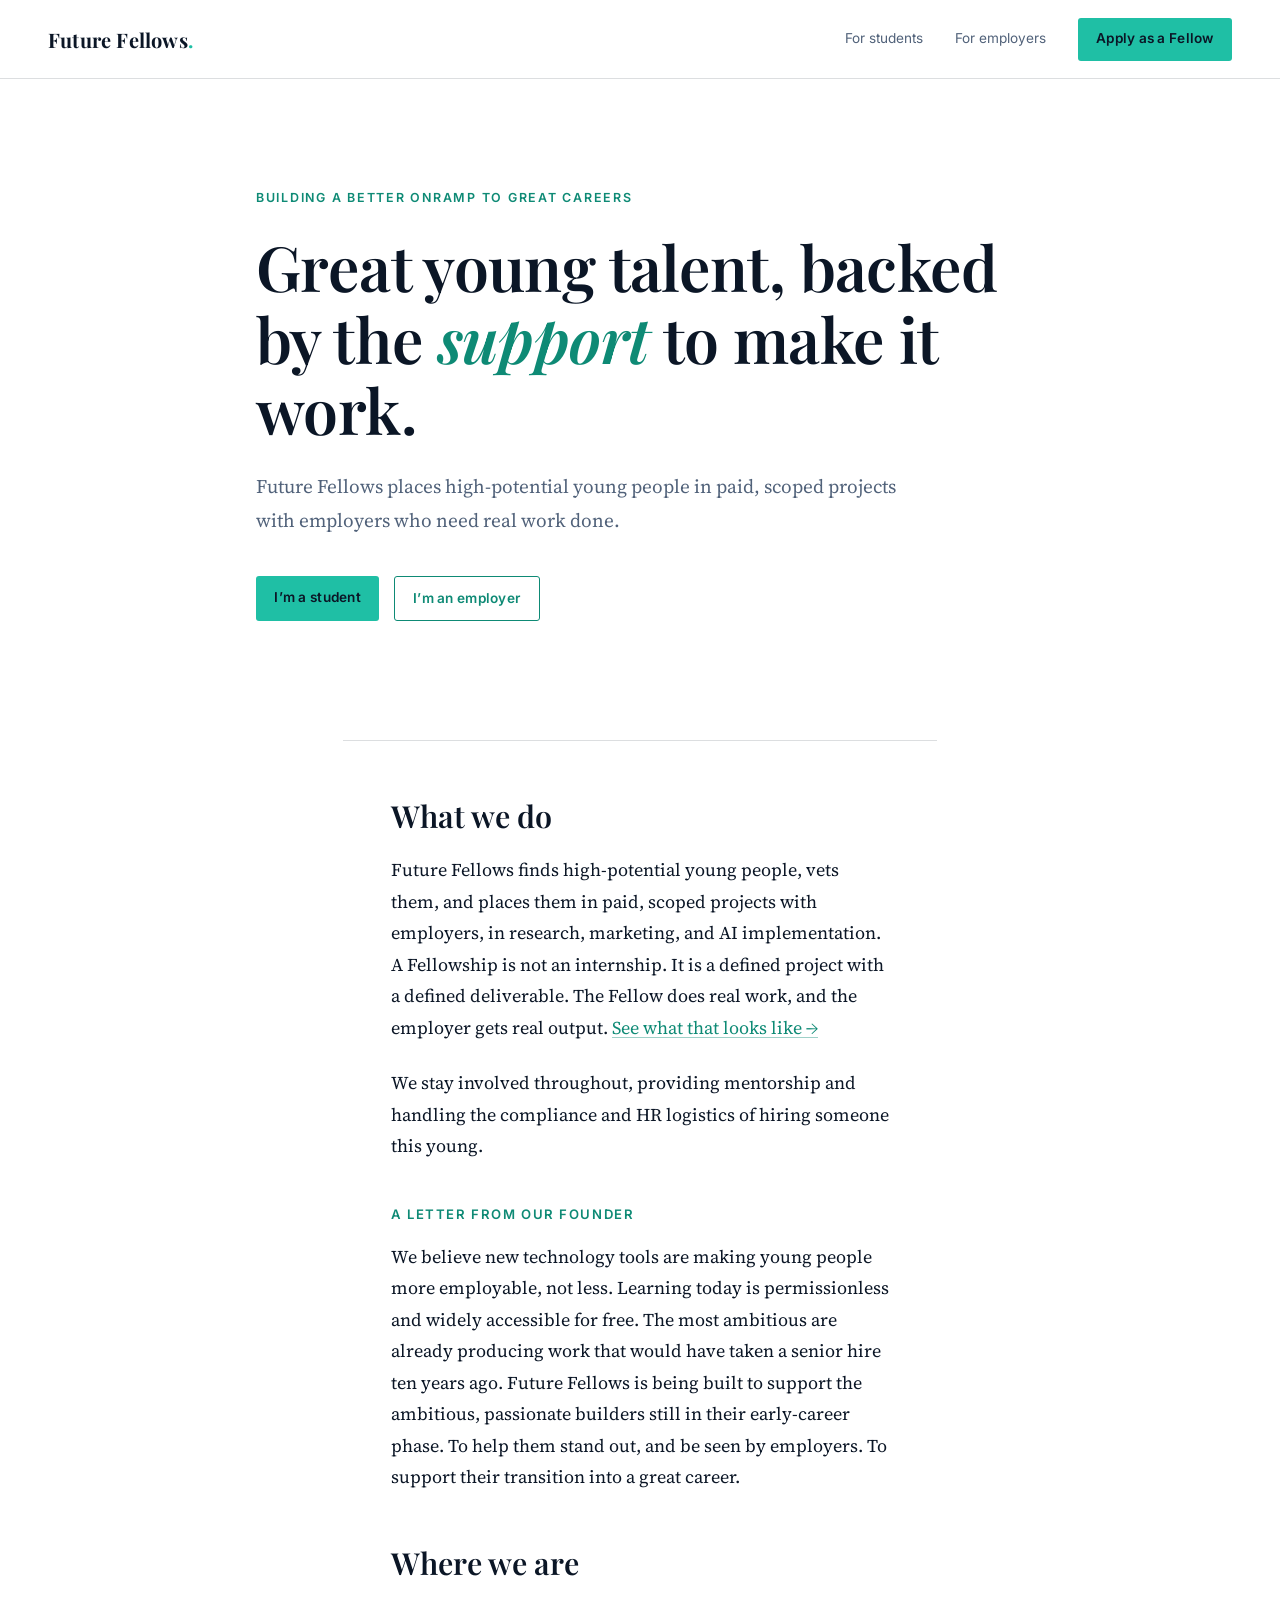
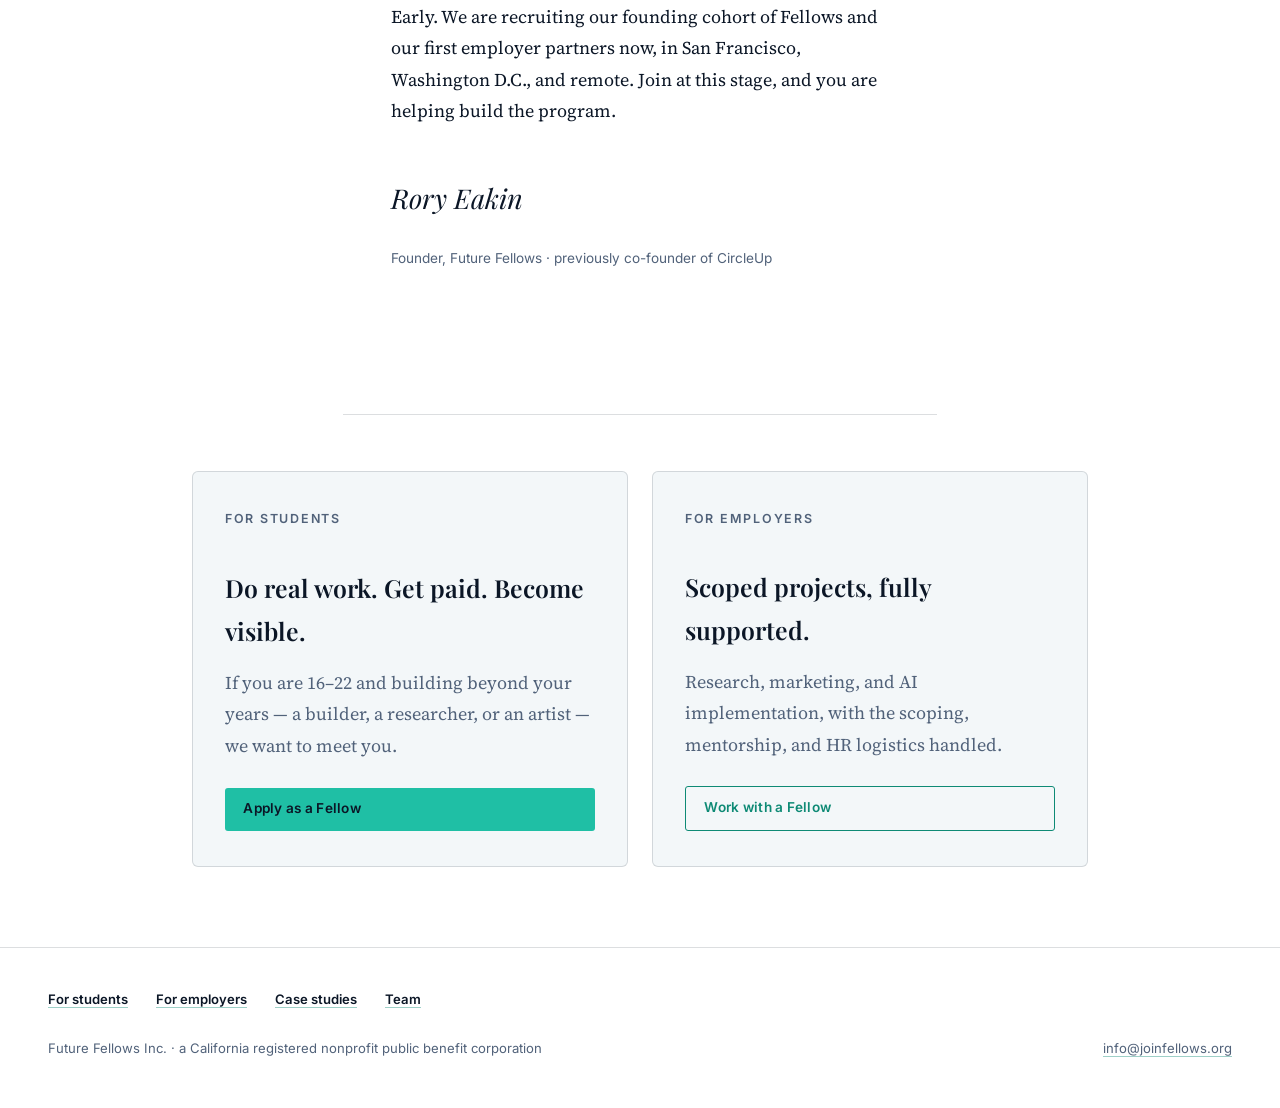
<file: index.html>
<!DOCTYPE html>
<html lang="en">
<head>
<meta charset="UTF-8">
<meta name="viewport" content="width=device-width, initial-scale=1">
<title>Future Fellows — Building a better onramp to great careers</title>
<meta name="description" content="Future Fellows places high-potential young people in paid, scoped projects with employers who need real work done. Great young talent, backed by the support to make it work.">
<link rel="preconnect" href="https://fonts.googleapis.com">
<link rel="preconnect" href="https://fonts.gstatic.com" crossorigin>
<link href="https://fonts.googleapis.com/css2?family=Playfair+Display:ital,wght@0,600;0,700;1,600&family=Source+Serif+4:ital,opsz,wght@0,8..60,400;0,8..60,600;1,8..60,400&family=Inter:wght@400;600&display=swap" rel="stylesheet">
<link rel="stylesheet" href="/style.css">
<link rel="icon" type="image/x-icon" href="/favicon.ico">
<link rel="icon" type="image/png" sizes="32x32" href="/favicon-32x32.png">
<link rel="icon" type="image/png" sizes="16x16" href="/favicon-16x16.png">
<link rel="apple-touch-icon" sizes="180x180" href="/apple-touch-icon.png">
</head>
<body>

<nav class="nav">
  <a class="wordmark" href="/">Future Fellows<span>.</span></a>
  <div class="nav-links">
    <a href="/students.html">For students</a>
    <a href="/employers.html">For employers</a>
    <a class="btn" href="/students.html">Apply<span class="btn-tail"> as a Fellow</span></a>
  </div>
</nav>

<header class="hero fade-in">
  <p class="eyebrow">Building a better onramp to great careers</p>
  <h1>Great young talent, backed by the <em>support</em> to make it work.</h1>
  <p class="dek">Future Fellows places high-potential young people in paid, scoped projects with employers who need real work done.</p>
  <div class="cta-row">
    <a class="btn" href="/students.html">I&rsquo;m a student</a>
    <a class="btn btn-ghost" href="/employers.html">I&rsquo;m an employer</a>
  </div>
</header>

<hr class="rule">

<main class="prose">

  <h2>What we do</h2>

  <p>Future Fellows finds high-potential young people, vets them, and places them in paid, scoped projects with employers, in research, marketing, and AI implementation. A Fellowship is not an internship. It is a defined project with a defined deliverable. The Fellow does real work, and the employer gets real output. <a href="/case-studies.html">See what that looks like &rarr;</a></p>

  <p>We stay involved throughout, providing mentorship and handling the compliance and HR logistics of hiring someone this young.</p>

  <h3>A letter from our founder</h3>

  <p>We believe new technology tools are making young people more employable, not less. Learning today is permissionless and widely accessible for free. The most ambitious are already producing work that would have taken a senior hire ten years ago. Future Fellows is being built to support the ambitious, passionate builders still in their early-career phase. To help them stand out, and be seen by employers. To support their transition into a great career.</p>

  <h2>Where we are</h2>

  <p>Early. We are recruiting our founding cohort of Fellows and our first employer partners now, in San Francisco, Washington D.C., and remote. Join at this stage, and you are helping build the program.</p>

  <div class="signature">
    <p class="sig-name">Rory Eakin</p>
    <p class="sig-role">Founder, Future Fellows &middot; previously co-founder of CircleUp</p>
  </div>

</main>

<hr class="rule">

<section class="split">
  <div class="panel">
    <p class="eyebrow">For students</p>
    <h2>Do real work. Get paid. Become visible.</h2>
    <p>If you are 16&ndash;22 and building beyond your years &mdash; a builder, a researcher, or an artist &mdash; we want to meet you.</p>
    <a class="btn" href="/students.html">Apply as a Fellow</a>
  </div>
  <div class="panel">
    <p class="eyebrow">For employers</p>
    <h2>Scoped projects, fully supported.</h2>
    <p>Research, marketing, and AI implementation, with the scoping, mentorship, and HR logistics handled.</p>
    <a class="btn btn-ghost" href="/employers.html">Work with a Fellow</a>
  </div>
</section>

<footer>
  <nav class="footer-nav" aria-label="Secondary">
    <a href="/students.html">For students</a>
    <a href="/employers.html">For employers</a>
    <a href="/case-studies.html">Case studies</a>
    <a href="/team.html">Team</a>
  </nav>
  <div class="footer-meta">
    <div>Future Fellows Inc. &middot; a California registered nonprofit public benefit corporation</div>
    <div><a href="mailto:info@joinfellows.org">info@joinfellows.org</a></div>
  </div>
</footer>

</body>
</html>
</file>
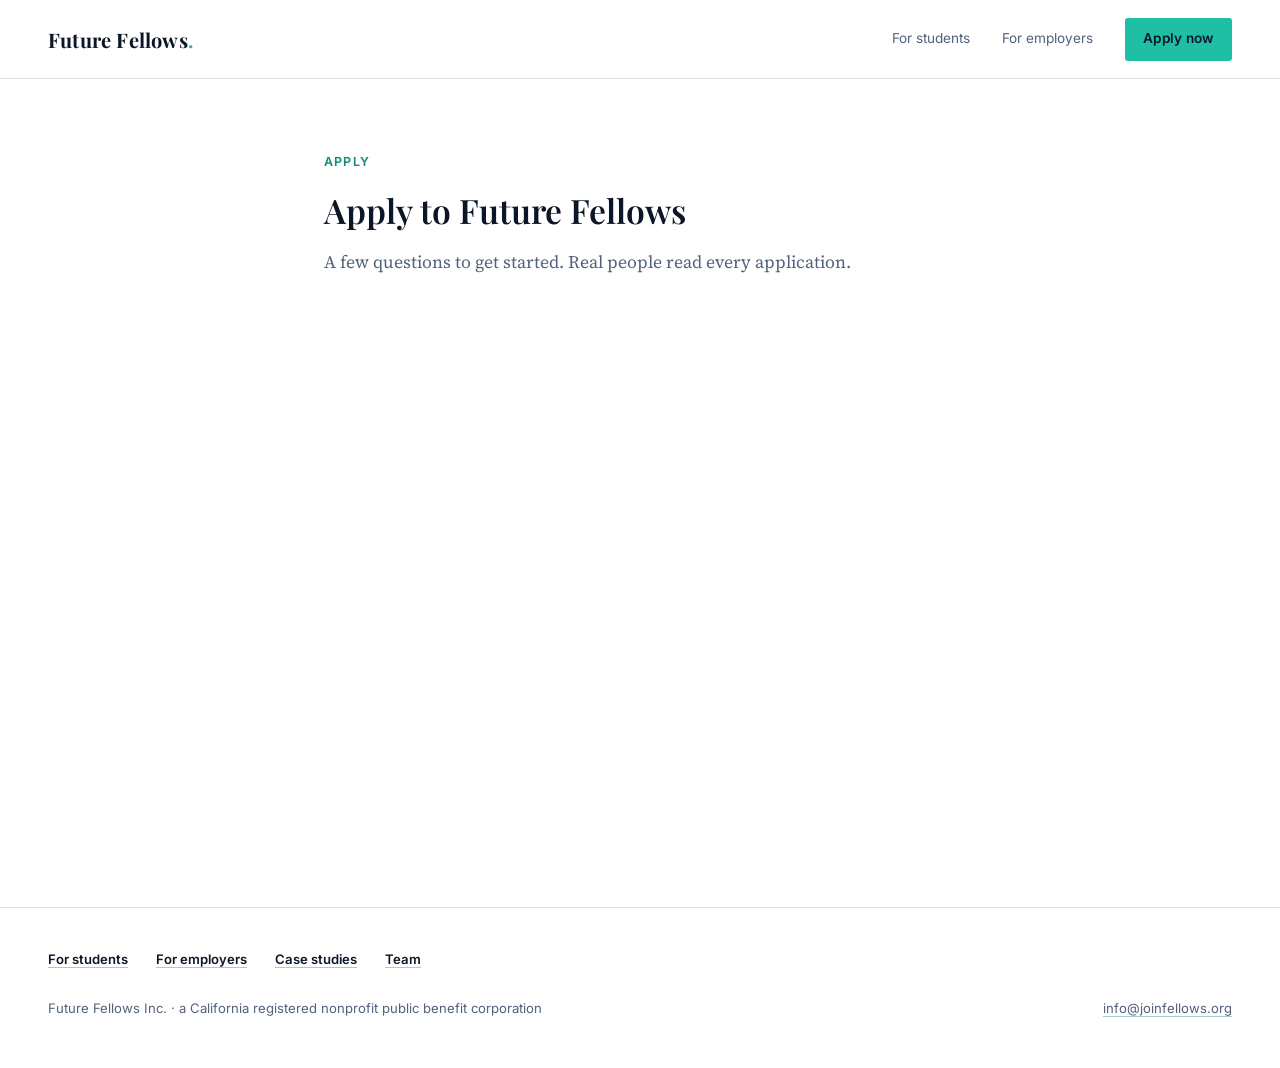
<file: apply.html>
<!DOCTYPE html>
<html lang="en">
<head>
<meta charset="UTF-8">
<meta name="viewport" content="width=device-width, initial-scale=1">
<title>Apply — Future Fellows</title>
<link rel="preconnect" href="https://fonts.googleapis.com">
<link rel="preconnect" href="https://fonts.gstatic.com" crossorigin>
<link href="https://fonts.googleapis.com/css2?family=Playfair+Display:ital,wght@0,600;0,700;1,600&family=Source+Serif+4:ital,opsz,wght@0,8..60,400;0,8..60,600;1,8..60,400&family=Inter:wght@400;600&display=swap" rel="stylesheet">
<!-- Shared site stylesheet loaded FIRST so its :root, body, nav, footer, .btn,
     .eyebrow rules apply; page-specific styles below intentionally override
     only where needed. Do not redefine :root/body/.eyebrow/footer/.btn here —
     those are owned by /style.css for cross-page consistency. -->
<link rel="stylesheet" href="/style.css">
<link rel="icon" type="image/x-icon" href="/favicon.ico">
<link rel="icon" type="image/png" sizes="32x32" href="/favicon-32x32.png">
<link rel="icon" type="image/png" sizes="16x16" href="/favicon-16x16.png">
<link rel="apple-touch-icon" sizes="180x180" href="/apple-touch-icon.png">
<style>
/* Page-specific styles for the apply flow only. Shared tokens (colors,
   body type, nav, footer, .btn, .eyebrow) come from /style.css above. */

.wrap {
  max-width: 680px;
  margin: 0 auto;
  padding: clamp(3rem, 8vh, 5rem) clamp(1.25rem, 4vw, 1.5rem) 5rem;
}

/* ---------- stage visibility: only the active stage is shown ---------- */
.stage { display: none; }
.stage.is-active { display: block; }

/* ---------- form stage ---------- */
.form-intro { margin-bottom: 2.5rem; }
.form-intro .eyebrow {
  font-family: "Inter", system-ui, sans-serif;
  font-size: 0.78rem;
  font-weight: 600;
  letter-spacing: 0.1em;
  text-transform: uppercase;
  color: var(--teal-text);
  margin-bottom: 1rem;
}
.form-intro h1 {
  font-family: "Playfair Display", Georgia, serif;
  font-weight: 600;
  font-size: 2.1rem;
  line-height: 1.25;
  margin-bottom: 1rem;
}
.form-intro p {
  font-size: 1.1rem;
  color: var(--muted);
}

/* Tally iframe: transparent + dynamic height come from the embed params;
   this just removes default iframe chrome and lets it span the column. */
iframe[data-tally-src] {
  width: 100%;
  border: 0;
  margin: 0;
}

/* Simple loading state shown until the Tally embed initializes. */
.form-loading {
  font-family: "Inter", system-ui, sans-serif;
  font-size: 0.9rem;
  color: var(--muted);
  padding: 2rem 0;
}

/* ---------- thank-you stage (.eyebrow + footer inherit from /style.css) ---------- */
h1 {
  font-family: "Playfair Display", Georgia, serif;
  font-weight: 600;
  font-size: 2.1rem;
  line-height: 1.25;
  margin-bottom: 1.5rem;
}
.lede {
  font-size: 1.15rem;
  color: var(--ink);
  margin-bottom: 2.5rem;
}
.section { margin-bottom: 2.75rem; }
.section h2 {
  font-family: "Playfair Display", Georgia, serif;
  font-weight: 600;
  font-size: 1.25rem;
  margin-bottom: 0.9rem;
}
.section p { font-size: 1.02rem; color: var(--ink); }
.section p + p { margin-top: 0.9rem; }
.next-steps {
  background: var(--bg-2);
  border: 1px solid var(--hairline);
  border-radius: 8px;
  padding: 1.6rem 1.7rem;
}
.next-steps ol { padding-left: 1.2rem; margin-top: 0.8rem; }
.next-steps li { margin-bottom: 0.6rem; }
.next-steps li:last-child { margin-bottom: 0; }
.contact-line {
  font-family: "Inter", system-ui, sans-serif;
  font-size: 0.95rem;
  color: var(--muted);
  margin-top: 1.1rem;
}
.contact-line a { font-weight: 600; }
.honesty-note { border-left: 3px solid var(--teal); padding-left: 1.2rem; }
.reading { border-top: 1px solid var(--hairline); padding-top: 2.5rem; }
.reading h2 {
  font-family: "Playfair Display", Georgia, serif;
  font-weight: 600;
  font-size: 1.25rem;
  margin-bottom: 0.4rem;
}
.reading .reading-sub {
  font-family: "Inter", system-ui, sans-serif;
  font-size: 0.88rem;
  color: var(--muted);
  margin-bottom: 1.5rem;
}
.reading-list { list-style: none; display: flex; flex-direction: column; gap: 1.1rem; }
.reading-list li {
  border: 1px solid var(--hairline);
  border-radius: 6px;
  padding: 1.1rem 1.3rem;
  transition: border-color 150ms ease;
}
.reading-list li:hover { border-color: var(--teal); }
.reading-list a.title-link {
  font-family: "Inter", system-ui, sans-serif;
  font-weight: 600;
  font-size: 0.98rem;
  color: var(--ink);
  text-decoration: none;
  display: block;
  margin-bottom: 0.3rem;
}
.reading-list a.title-link:hover { color: var(--teal-text); }
.reading-list .byline {
  font-family: "Inter", system-ui, sans-serif;
  font-size: 0.8rem;
  color: var(--teal-text);
  font-weight: 600;
  margin-bottom: 0.4rem;
}
.reading-list .desc {
  font-family: "Source Serif 4", Georgia, serif;
  font-size: 0.92rem;
  color: var(--muted);
}
/* footer styling inherited from /style.css */
</style>
</head>
<body>

<nav class="nav">
  <a class="wordmark" href="/">Future Fellows<span>.</span></a>
  <div class="nav-links">
    <a href="/students.html">For students</a>
    <a href="/employers.html">For employers</a>
    <a class="btn" href="/apply.html">Apply<span class="btn-tail"> now</span></a>
  </div>
</nav>

<div class="wrap">

  <!-- ============================================================= -->
  <!-- STAGE 1 — TALLY INTAKE FORM                                    -->
  <!-- ============================================================= -->
  <!--
    Today this single Tally form includes the track-selection question
    (Builder / Researcher / Artist) AND the rest of intake.

    FUTURE SPLIT (when Ruhan's Builder assessment is ready):
    This one form splits into TWO Tally forms —
      • Form 1 = general fields THROUGH the track question.
      • Form 2 = the rest of intake.
    The controller reads the track from Form 1's submission. If Builder,
    it advances to STAGE 2 (Ruhan's assessment) BEFORE loading Form 2.
    Non-Builders skip Stage 2 and go straight to Form 2, then thank-you.
    To do that split, you swap the single data-tally-src below for the
    Form 1 src, and load the Form 2 src into a second stage. The stage
    machinery for that already exists below — see advanceFrom().
  -->
  <section class="stage is-active" id="stage-form" data-stage="form">
    <div class="form-intro">
      <div class="eyebrow">Apply</div>
      <h1>Apply to Future Fellows</h1>
      <p>A few questions to get started. Real people read every application.</p>
    </div>

    <div class="form-loading" id="form-loading">Loading the application…</div>

    <iframe
      data-tally-src="https://tally.so/embed/0QY896?alignLeft=1&hideTitle=1&transparentBackground=1&dynamicHeight=1"
      loading="lazy"
      width="100%"
      height="500"
      frameborder="0"
      marginheight="0"
      marginwidth="0"
      title="Future Fellows application"
      id="tally-intake"></iframe>
  </section>

  <!-- ============================================================= -->
  <!-- STAGE 2 — BUILDER SKILLS ASSESSMENT (Ruhan's agent) — STUBBED  -->
  <!-- ============================================================= -->
  <!--
    ***  NOT YET LIVE. Currently a pass-through.  ***

    This stage only ever runs for candidates whose selected track is
    "Builder". Everyone else skips it. Right now, because intake is a
    single combined form, this stage is never entered — the controller
    goes form -> thank-you for all tracks. It is here so that wiring in
    Ruhan's agent later is an un-stub, not a rearchitecture.

    ---------------------------------------------------------------
    HANDOFF CONTRACT (for Ruhan) — build against this interface:

    Ruhan hosts his assessment as a standalone page/route in the same
    Vercel project (e.g. /assess or similar). This container mounts it
    in the iframe below and talks to it via postMessage.

    ON ENTRY, the container posts to the assessment iframe:
        {
          source: "future-fellows-apply",
          type: "assessment:init",
          payload: {
            candidateId: <string|null>,   // from Tally submission if available
            track: "builder",
            // plus any general Tally fields we choose to forward later
          }
        }
      (Ruhan collects the GitHub URL himself inside his own UI — the
       container does NOT pass it in.)

    ON COMPLETION, Ruhan's page must post back to window.parent:
        {
          source: "future-fellows-assessment",  // REQUIRED, exact string
          type: "assessment:complete",
          payload: {
            status: "complete",
            result: <any>          // opaque to the container; Ruhan owns shape
          }
        }
      The container ignores any message whose source !== the exact string
      above (so it can't be spoofed by the Tally iframe or others).

    On receiving assessment:complete, the container advances to thank-you.
    ---------------------------------------------------------------
  -->
  <section class="stage" id="stage-builder" data-stage="builderAssessment">
    <div class="form-intro">
      <div class="eyebrow">Builder Track</div>
      <h1>Skills assessment</h1>
      <p>One more step for Builder applicants.</p>
    </div>
    <!--
      When Ruhan is ready, drop his iframe in here, e.g.:
      <iframe id="builder-assessment" src="/assess" ...></iframe>
      and delete the stub notice below. The listener in the script
      section already handles the postMessage completion.
    -->
    <div class="form-loading">Builder assessment stage (placeholder — not yet live).</div>
  </section>

  <!-- ============================================================= -->
  <!-- STAGE 3 — THANK YOU                                            -->
  <!-- ============================================================= -->
  <section class="stage" id="stage-thankyou" data-stage="thankyou">

    <div class="eyebrow">Application Received</div>
    <h1>Thank you for applying.</h1>
    <p class="lede">We've received your application and it's now in our review queue.</p>

    <div class="section next-steps">
      <h2>What happens next</h2>
      <ol>
        <li>We review every application against our intake criteria across Skills, Agency, and Professionalism. This takes real time — we don't send instant decisions.</li>
        <li>If there's a fit, we'll reach out directly by email to schedule a short conversation.</li>
        <li>Qualified applicants join our bench — a pool we draw from when a specific, paid project with an employer partner becomes available for your track.</li>
      </ol>
      <p class="contact-line">Questions in the meantime? Reach Rory directly at <a href="mailto:info@joinfellows.org">info@joinfellows.org</a>.</p>
    </div>

    <div class="section honesty-note">
      <h2>A note on where we are</h2>
      <p>Future Fellows is early. We're building the employer side of this alongside the Fellow side, in parallel. That means the bench you're joining today may take time to convert into a matched project — we'd rather tell you that plainly than oversell where we are.</p>
      <p>What that also means: if you're one of our first Fellows, you're not joining something already proven. You're helping prove it.</p>
    </div>

    <div class="reading">
      <h2>While you wait</h2>
      <p class="reading-sub">Five pieces we think are worth your time, regardless of what happens with your application.</p>
      <ul class="reading-list">

        <li>
          <a class="title-link" href="https://paulgraham.com/hs.html" target="_blank" rel="noopener">What You'll Wish You'd Known</a>
          <div class="byline">Paul Graham</div>
          <div class="desc">A case against the standard "figure out your passion" advice — and for optionality instead, especially before you're forced to specialize.</div>
        </li>

        <li>
          <a class="title-link" href="https://blog.samaltman.com/advice-for-ambitious-19-year-olds" target="_blank" rel="noopener">Advice for Ambitious 19 Year Olds</a>
          <div class="byline">Sam Altman</div>
          <div class="desc">A tactical framework for choosing between school, a company, or a startup — built from patterns across many people who asked him this exact question.</div>
        </li>

        <li>
          <a class="title-link" href="https://freakonomics.com/podcast/bonus-nobel-laureate-claudia-goldin-on-greedy-work-and-the-wage-gap/" target="_blank" rel="noopener">Nobel Laureate Claudia Goldin on "Greedy Work" and the Wage Gap</a>
          <div class="byline">Claudia Goldin — 2023 Nobel Laureate in Economics, on Freakonomics Radio</div>
          <div class="desc">Why some employers pay disproportionately more for near-total availability — and what that means for which industries and roles to target early.</div>
        </li>

        <li>
          <a class="title-link" href="https://calnewport.com/on-passion-and-its-discontents/" target="_blank" rel="noopener">On Passion and Its Discontents</a>
          <div class="byline">Cal Newport</div>
          <div class="desc">The tightest version of his "career capital" argument: build rare, valuable skills first — passion and autonomy follow, not the other way around.</div>
        </li>

        <li>
          <a class="title-link" href="https://www.annieduke.com/big-think-when-to-quit-a-simple-framework-for-lifes-toughest-decisions/" target="_blank" rel="noopener">When to Quit: A Simple Framework for Life's Toughest Decisions</a>
          <div class="byline">Annie Duke, on Big Think</div>
          <div class="desc">Former pro poker player turned decision scientist on why "never quit" is bad advice — and a concrete framework for knowing when to walk away from a path.</div>
        </li>

      </ul>
    </div>
  </section>

</div><!-- /.wrap -->

<!-- Shared site footer — constant chrome, shown across all stages.
     Markup and legal string match the other pages exactly. -->
<footer>
  <nav class="footer-nav" aria-label="Secondary">
    <a href="/students.html">For students</a>
    <a href="/employers.html">For employers</a>
    <a href="/case-studies.html">Case studies</a>
    <a href="/team.html">Team</a>
  </nav>
  <div class="footer-meta">
    <div>Future Fellows Inc. &middot; a California registered nonprofit public benefit corporation</div>
    <div><a href="mailto:info@joinfellows.org">info@joinfellows.org</a></div>
  </div>
</footer>

<!-- ================================================================= -->
<!-- STAGE CONTROLLER                                                   -->
<!-- ================================================================= -->
<script>
(function () {
  "use strict";

  // ---- shared state, persists across stages in memory ----
  var state = {
    candidateId: null,   // populated from Tally submission payload if present
    track: null,         // "builder" | "researcher" | "artist" | ...
    tallyPayload: null,  // raw Tally submission payload, for later use
    assessmentResult: null
  };

  // ---- stage registry ----
  var stages = {
    form:               document.getElementById("stage-form"),
    builderAssessment:  document.getElementById("stage-builder"),
    thankyou:           document.getElementById("stage-thankyou")
  };

  function showStage(name) {
    Object.keys(stages).forEach(function (key) {
      stages[key].classList.toggle("is-active", key === name);
    });
    // Scroll to top so each new stage starts at the top of the viewport.
    window.scrollTo({ top: 0, behavior: "smooth" });
  }

  // ---- routing logic: decides the next stage after intake ----
  // TODAY: single combined form, so every track goes straight to thank-you.
  // FUTURE: when the form is split and Ruhan is live, flip USE_BUILDER_STAGE
  // to true. Builders will then route through the assessment stage first.
  var USE_BUILDER_STAGE = false;

  function advanceFrom(stageName) {
    if (stageName === "form") {
      if (USE_BUILDER_STAGE && state.track === "builder") {
        showStage("builderAssessment");
        initBuilderAssessment();
      } else {
        showStage("thankyou");
      }
    } else if (stageName === "builderAssessment") {
      showStage("thankyou");
    }
  }

  // ---- Tally track extraction ----------------------------------------
  // Tally's submission payload shape can vary by form/version. Rather than
  // hard-code a field id, we scan the payload for the answer to the track
  // question by matching its label/text loosely. Adjust TRACK_FIELD_HINT if
  // your track question uses different wording.
  var TRACK_FIELD_HINT = /track|builder|researcher|artist/i;

  function extractTrack(payload) {
    if (!payload) return null;
    try {
      var fields = payload.fields || payload.data || [];
      for (var i = 0; i < fields.length; i++) {
        var f = fields[i];
        var label = (f.label || f.title || f.key || "") + "";
        var value = f.value;
        // Normalize the answer's value into a string we can test.
        var valStr = "";
        if (typeof value === "string") valStr = value;
        else if (Array.isArray(value)) valStr = value.join(" ");
        else if (value && typeof value === "object") {
          valStr = Object.keys(value).map(function (k) { return value[k]; }).join(" ");
        }
        var haystack = (label + " " + valStr);
        if (TRACK_FIELD_HINT.test(haystack)) {
          if (/builder/i.test(valStr))    return "builder";
          if (/researcher/i.test(valStr)) return "researcher";
          if (/artist/i.test(valStr))     return "artist";
        }
      }
    } catch (e) { /* fall through to null */ }
    return null;
  }

  function extractCandidateId(payload) {
    if (!payload) return null;
    // Tally usually includes respondentId / submissionId; prefer those.
    return payload.respondentId || payload.submissionId || payload.formId || null;
  }

  // ---- Builder assessment stage (stub-aware) -------------------------
  function initBuilderAssessment() {
    // When Ruhan's iframe is added (id="builder-assessment"), post init to it.
    var frame = document.getElementById("builder-assessment");
    if (!frame) return; // stub: nothing mounted yet
    frame.addEventListener("load", function () {
      frame.contentWindow.postMessage({
        source: "future-fellows-apply",
        type: "assessment:init",
        payload: {
          candidateId: state.candidateId,
          track: "builder"
        }
      }, "*"); // TODO: tighten target origin to Ruhan's route once known
    });
  }

  // ---- unified message listener --------------------------------------
  // Handles BOTH Tally's submit event and Ruhan's assessment-complete event.
  //
  // IMPORTANT: Tally posts its events as a JSON *string*, not an object.
  // So we must normalize e.data (which may be a string or an object) before
  // inspecting it. The previous version bailed out on strings and therefore
  // never caught Tally.FormSubmitted.
  function normalizeMessage(raw) {
    if (raw == null) return null;
    if (typeof raw === "object") return raw;
    if (typeof raw === "string") {
      // Only attempt to parse things that look like JSON objects.
      var s = raw.trim();
      if (s.charAt(0) !== "{") return null;
      try { return JSON.parse(s); } catch (err) { return null; }
    }
    return null;
  }

  window.addEventListener("message", function (e) {
    var data = normalizeMessage(e && e.data);
    if (!data || typeof data !== "object") return;

    // (a) Tally form submitted. Match defensively: the event field is
    // normally "Tally.FormSubmitted" but we also accept any event string
    // that ends in "FormSubmitted" in case Tally tweaks the prefix.
    var ev = data.event || (data.data && data.data.event) || "";
    if (typeof ev === "string" && /FormSubmitted$/.test(ev)) {
      state.tallyPayload = data.payload || (data.data && data.data.payload) || null;
      state.track = extractTrack(state.tallyPayload);
      state.candidateId = extractCandidateId(state.tallyPayload);
      advanceFrom("form");
      return;
    }

    // (b) Ruhan's assessment completed — strict source check
    if (data.source === "future-fellows-assessment" &&
        data.type === "assessment:complete") {
      state.assessmentResult = (data.payload && data.payload.result) || null;
      advanceFrom("builderAssessment");
      return;
    }
  });

  // ---- Tally embed loader (official snippet, adapted) -----------------
  // Loads embed.js, initializes embeds, then hides the loading placeholder.
  (function loadTally() {
    var d = document,
        w = "https://tally.so/widgets/embed.js",
        v = function () {
          if (typeof Tally !== "undefined") {
            Tally.loadEmbeds();
          } else {
            d.querySelectorAll("iframe[data-tally-src]:not([src])").forEach(function (e) {
              e.src = e.dataset.tallySrc;
            });
          }
          var loading = d.getElementById("form-loading");
          if (loading) loading.style.display = "none";
        };
    if (typeof Tally !== "undefined") {
      v();
    } else if (d.querySelector('script[src="' + w + '"]') == null) {
      var s = d.createElement("script");
      s.src = w;
      s.onload = v;
      s.onerror = v;
      d.body.appendChild(s);
    }
  })();

})();
</script>

</body>
</html>
</file>
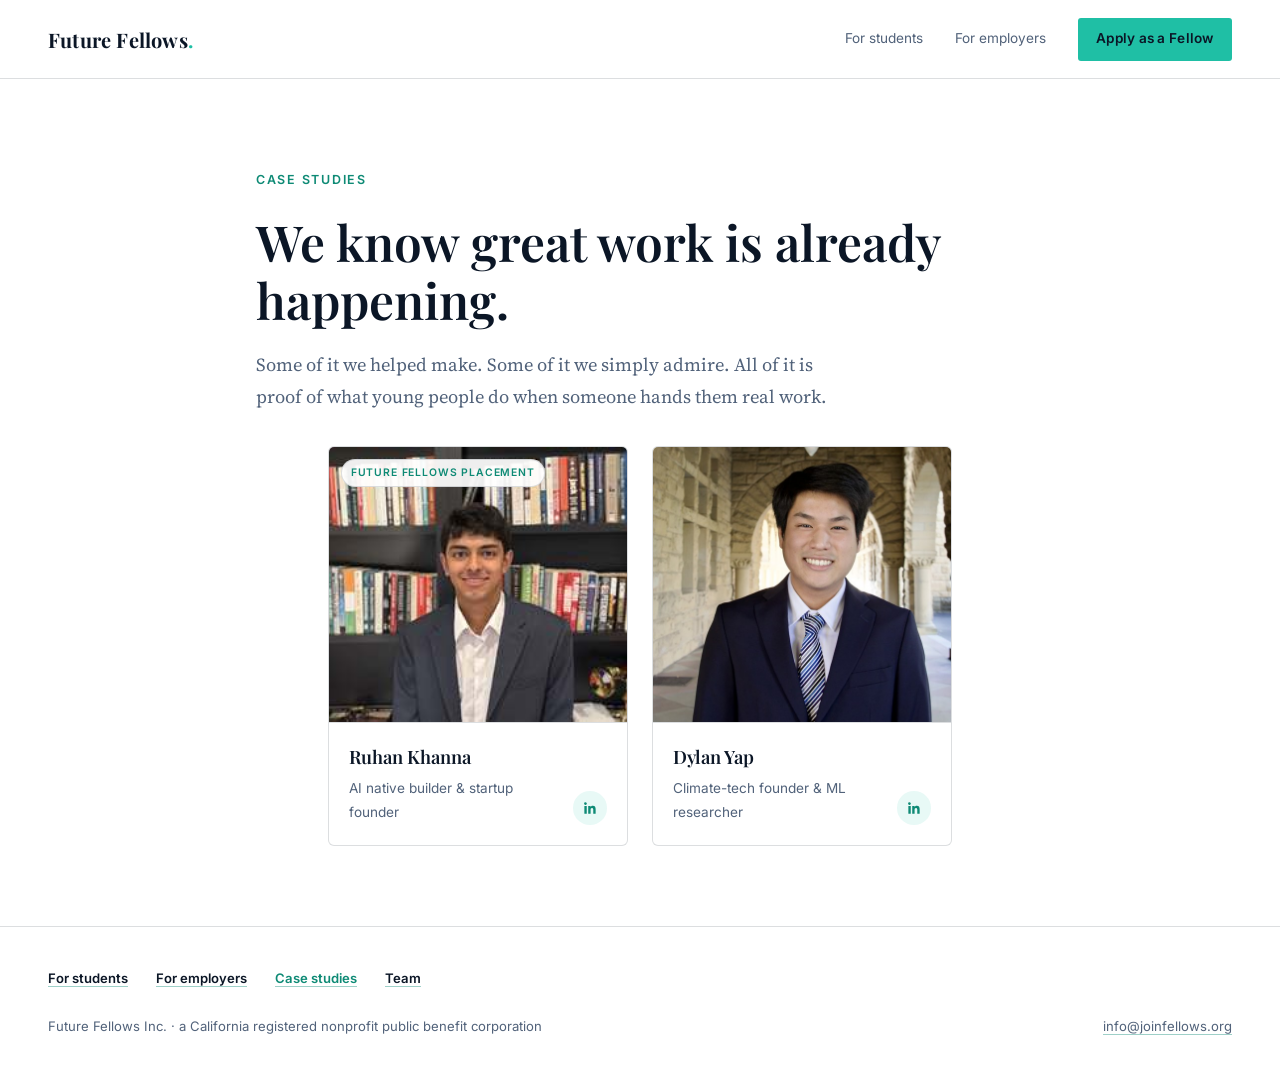
<file: case-studies.html>
<!DOCTYPE html>
<html lang="en">
<head>
<meta charset="UTF-8">
<meta name="viewport" content="width=device-width, initial-scale=1">
<title>Case Studies — Future Fellows</title>
<meta name="description" content="Real, external examples of young people already doing capability-demonstrating work — proof of what's possible when talented young people are made visible.">
<link rel="preconnect" href="https://fonts.googleapis.com">
<link rel="preconnect" href="https://fonts.gstatic.com" crossorigin>
<link href="https://fonts.googleapis.com/css2?family=Playfair+Display:ital,wght@0,600;0,700;1,600&family=Source+Serif+4:ital,opsz,wght@0,8..60,400;0,8..60,600;1,8..60,400&family=Inter:wght@400;600&display=swap" rel="stylesheet">
<link rel="stylesheet" href="/style.css">
<link rel="icon" type="image/x-icon" href="/favicon.ico">
<link rel="icon" type="image/png" sizes="32x32" href="/favicon-32x32.png">
<link rel="icon" type="image/png" sizes="16x16" href="/favicon-16x16.png">
<link rel="apple-touch-icon" sizes="180x180" href="/apple-touch-icon.png">
<script src="/case-studies-data.js"></script>
</head>
<body>

<nav class="nav">
  <a class="wordmark" href="/">Future Fellows<span>.</span></a>
  <div class="nav-links">
    <a href="/students.html">For students</a>
    <a href="/employers.html">For employers</a>
    <a class="btn" href="/students.html">Apply<span class="btn-tail"> as a Fellow</span></a>
  </div>
</nav>

<header class="page-hero fade-in">
  <p class="eyebrow">Case studies</p>
  <h1>We know great work is already happening.</h1>
  <p class="dek">Some of it we helped make. Some of it we simply admire. All of it is proof of what young people do when someone hands them real work.</p>
</header>

<section class="cs-grid" id="cs-grid" aria-label="Case studies"></section>

<div class="cs-modal-overlay" id="cs-modal-overlay">
  <div class="cs-modal" role="dialog" aria-modal="true" aria-labelledby="cs-modal-title">
    <button class="cs-modal-close" id="cs-modal-close" aria-label="Close">&#10005;</button>
    <p class="eyebrow" id="cs-modal-eyebrow"></p>
    <h2 id="cs-modal-title"></h2>
    <div id="cs-modal-body"></div>
    <p class="cs-modal-disclosure" id="cs-modal-disclosure"></p>
  </div>
</div>

<footer>
  <nav class="footer-nav" aria-label="Secondary">
    <a href="/students.html">For students</a>
    <a href="/employers.html">For employers</a>
    <a class="active" href="/case-studies.html">Case studies</a>
    <a href="/team.html">Team</a>
  </nav>
  <div class="footer-meta">
    <div>Future Fellows Inc. &middot; a California registered nonprofit public benefit corporation</div>
    <div><a href="mailto:info@joinfellows.org">info@joinfellows.org</a></div>
  </div>
</footer>

<script>
  // Real entries live in /case-studies-data.js (loaded above). This preview-only
  // flag marks entries whose consent hasn't been confirmed yet — add an id
  // here (and to the checkpoint note above) if a future entry needs it.
  const PENDING_CONSENT = new Set([]);
  const PLACEHOLDER_IDS = new Set([]);

  function initials(name) {
    return name.trim().split(/\s+/).map(p => p[0] || "").join("").slice(0, 2).toUpperCase();
  }

  const linkedinIcon = `<svg viewBox="0 0 24 24" fill="currentColor" aria-hidden="true"><path d="M20.45 20.45h-3.56v-5.57c0-1.33-.02-3.04-1.85-3.04-1.86 0-2.14 1.45-2.14 2.94v5.67H9.34V9h3.42v1.56h.05c.48-.9 1.64-1.85 3.38-1.85 3.6 0 4.27 2.37 4.27 5.46v6.28zM5.34 7.43a2.07 2.07 0 1 1 0-4.13 2.07 2.07 0 0 1 0 4.13zM7.12 20.45H3.55V9h3.57v11.45z"/></svg>`;
  const arrowIcon = `<svg viewBox="0 0 24 24" fill="none" stroke="currentColor" stroke-width="2" stroke-linecap="round" stroke-linejoin="round" aria-hidden="true"><path d="M5 12h14M13 6l6 6-6 6"/></svg>`;

  const isTouch = window.matchMedia("(hover: none)").matches;
  const grid = document.getElementById("cs-grid");
  grid.dataset.count = String(Math.min(CASE_STUDIES.length, 3));

  CASE_STUDIES.forEach(entry => {
    const card = document.createElement("div");
    card.className = "cs-card";
    card.tabIndex = 0;
    card.setAttribute("role", "group");
    card.setAttribute("aria-label", `${entry.name} — ${entry.tagline}`);

    const flagLabel = PENDING_CONSENT.has(entry.id) ? "Draft — pending consent"
      : PLACEHOLDER_IDS.has(entry.id) ? "Sample data"
      : entry.source === "future_fellows" ? "Future Fellows placement"
      : null;
    const photoInner = entry.photo
      ? `<img src="${entry.photo}" alt="" onerror="this.parentElement.textContent='${initials(entry.name)}';">`
      : initials(entry.name);

    card.innerHTML = `
      <div class="cs-card-inner">
        <div class="cs-face cs-face-front">
          ${flagLabel ? `<span class="cs-sample-flag${entry.source === "future_fellows" && !PENDING_CONSENT.has(entry.id) && !PLACEHOLDER_IDS.has(entry.id) ? " cs-source-flag" : ""}">${flagLabel}</span>` : ""}
          <div class="cs-photo">${photoInner}</div>
          <div class="cs-front-body">
            <div>
              <h3>${entry.name}</h3>
              <p>${entry.tagline}</p>
            </div>
            <a class="cs-linkedin" href="${entry.linkedin_url}" target="_blank" rel="noopener" aria-label="${entry.name} on LinkedIn">${linkedinIcon}</a>
          </div>
        </div>
        <div class="cs-face cs-face-back">
          <div class="cs-back-body">
            <p class="cs-back-name">${entry.name}</p>
            <p class="cs-short">${entry.short_description}</p>
            <button class="cs-readmore" type="button">Read more ${arrowIcon}</button>
          </div>
        </div>
      </div>
    `;

    // LinkedIn link: never let it double as the tap-to-flip toggle underneath it.
    card.querySelector(".cs-linkedin").addEventListener("click", e => e.stopPropagation());

    // Read More: open modal, and never let it double as a flip-toggle tap.
    card.querySelector(".cs-readmore").addEventListener("click", e => {
      e.stopPropagation();
      openModal(entry);
    });

    // Touch fallback: tap anywhere else on the card toggles the flip (no :hover on touch).
    if (isTouch) {
      card.addEventListener("click", () => card.classList.toggle("is-flipped"));
    }

    // Keyboard: Enter/Space on the card itself (not its inner controls) toggles flip.
    card.addEventListener("keydown", e => {
      if (e.target !== card) return;
      if (e.key === "Enter" || e.key === " ") {
        e.preventDefault();
        card.classList.toggle("is-flipped");
      }
    });

    grid.appendChild(card);
  });

  // ---------- modal ----------
  const overlay = document.getElementById("cs-modal-overlay");
  const modalEyebrow = document.getElementById("cs-modal-eyebrow");
  const modalTitle = document.getElementById("cs-modal-title");
  const modalBody = document.getElementById("cs-modal-body");
  const modalDisclosure = document.getElementById("cs-modal-disclosure");
  const modalClose = document.getElementById("cs-modal-close");
  let lastFocused = null;

  function openModal(entry) {
    modalEyebrow.textContent = entry.tagline;
    modalTitle.textContent = entry.name;
    modalBody.innerHTML = entry.long_description
      .split(/\n\s*\n/)
      .map(p => `<p>${p.trim()}</p>`)
      .join("");
    modalDisclosure.textContent = entry.disclosure || "";
    modalDisclosure.style.display = entry.disclosure ? "" : "none";
    lastFocused = document.activeElement;
    overlay.classList.add("is-open");
    modalClose.focus();
    document.addEventListener("keydown", onKeydown);
  }

  function closeModal() {
    overlay.classList.remove("is-open");
    document.removeEventListener("keydown", onKeydown);
    if (lastFocused) lastFocused.focus();
  }

  function onKeydown(e) {
    if (e.key === "Escape") closeModal();
  }

  modalClose.addEventListener("click", closeModal);
  overlay.addEventListener("click", e => {
    if (e.target === overlay) closeModal(); // click-outside-to-close
  });
</script>

</body>
</html>
</file>
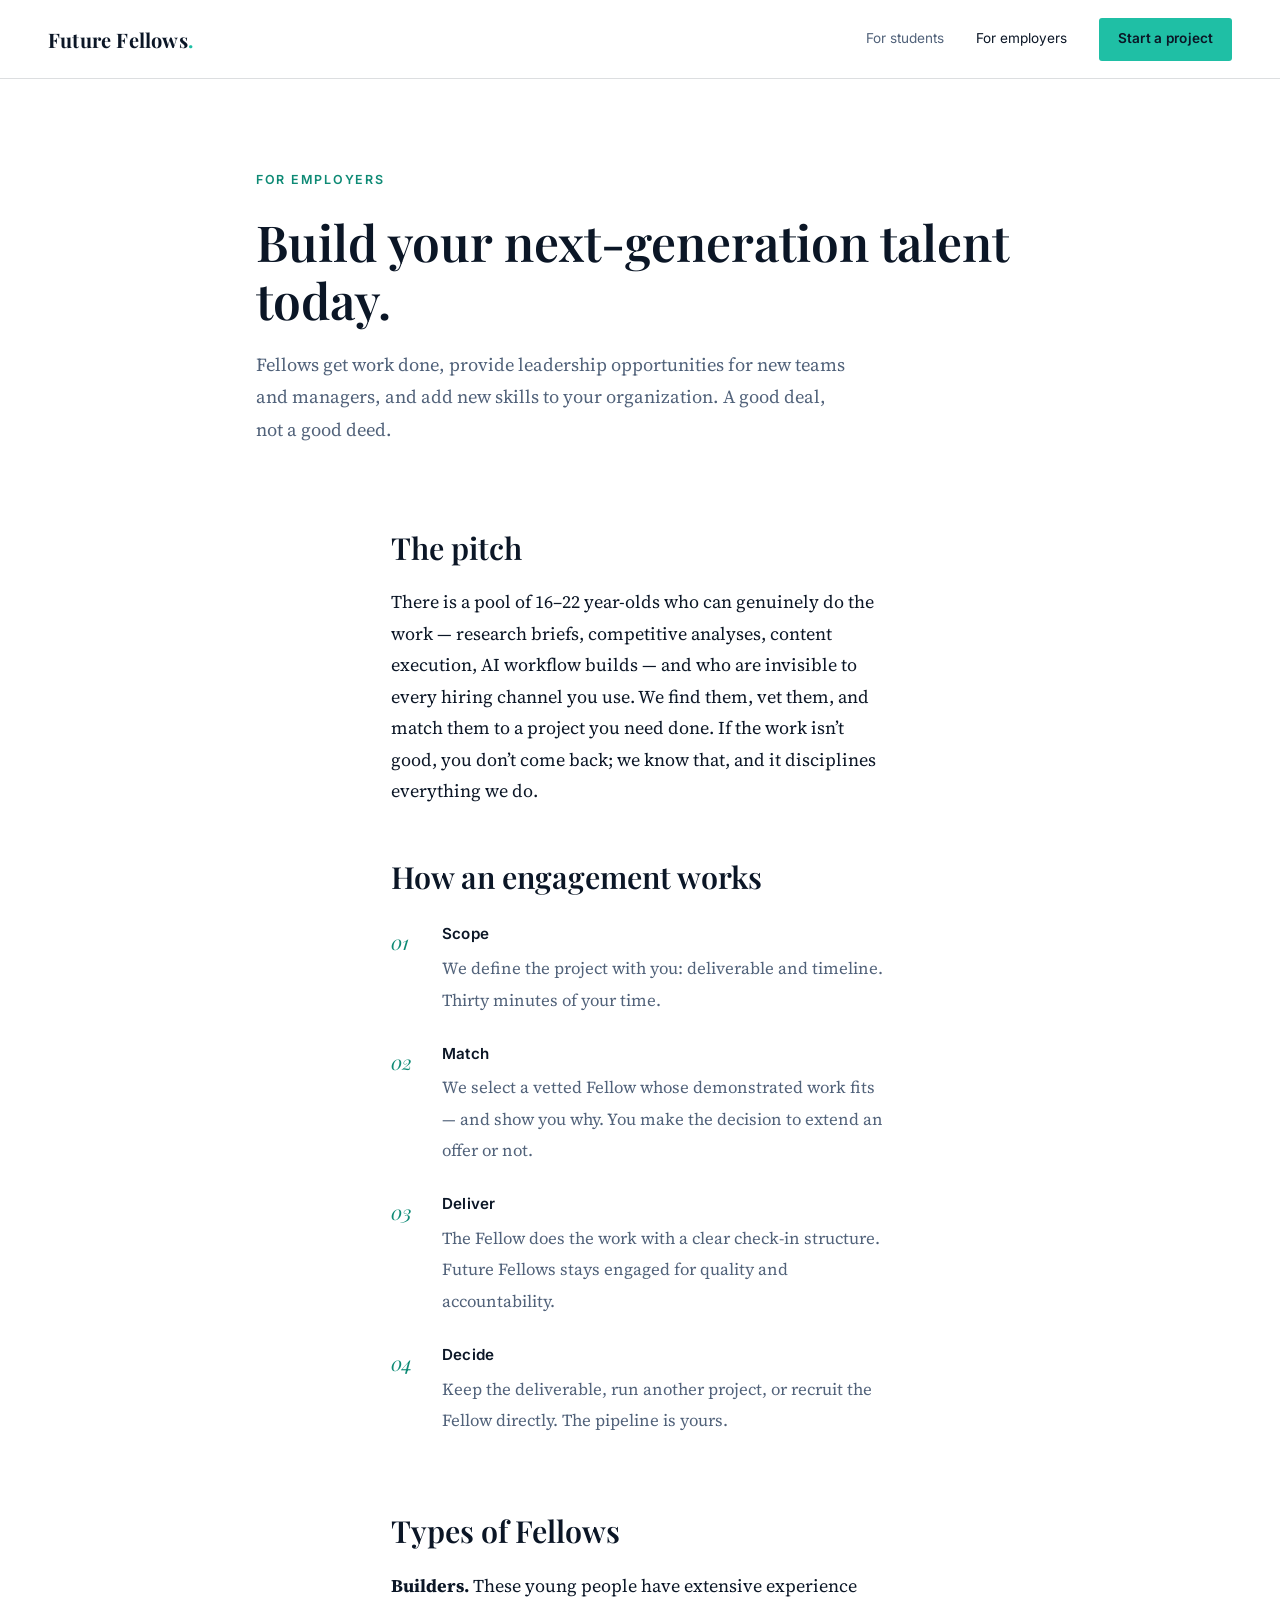
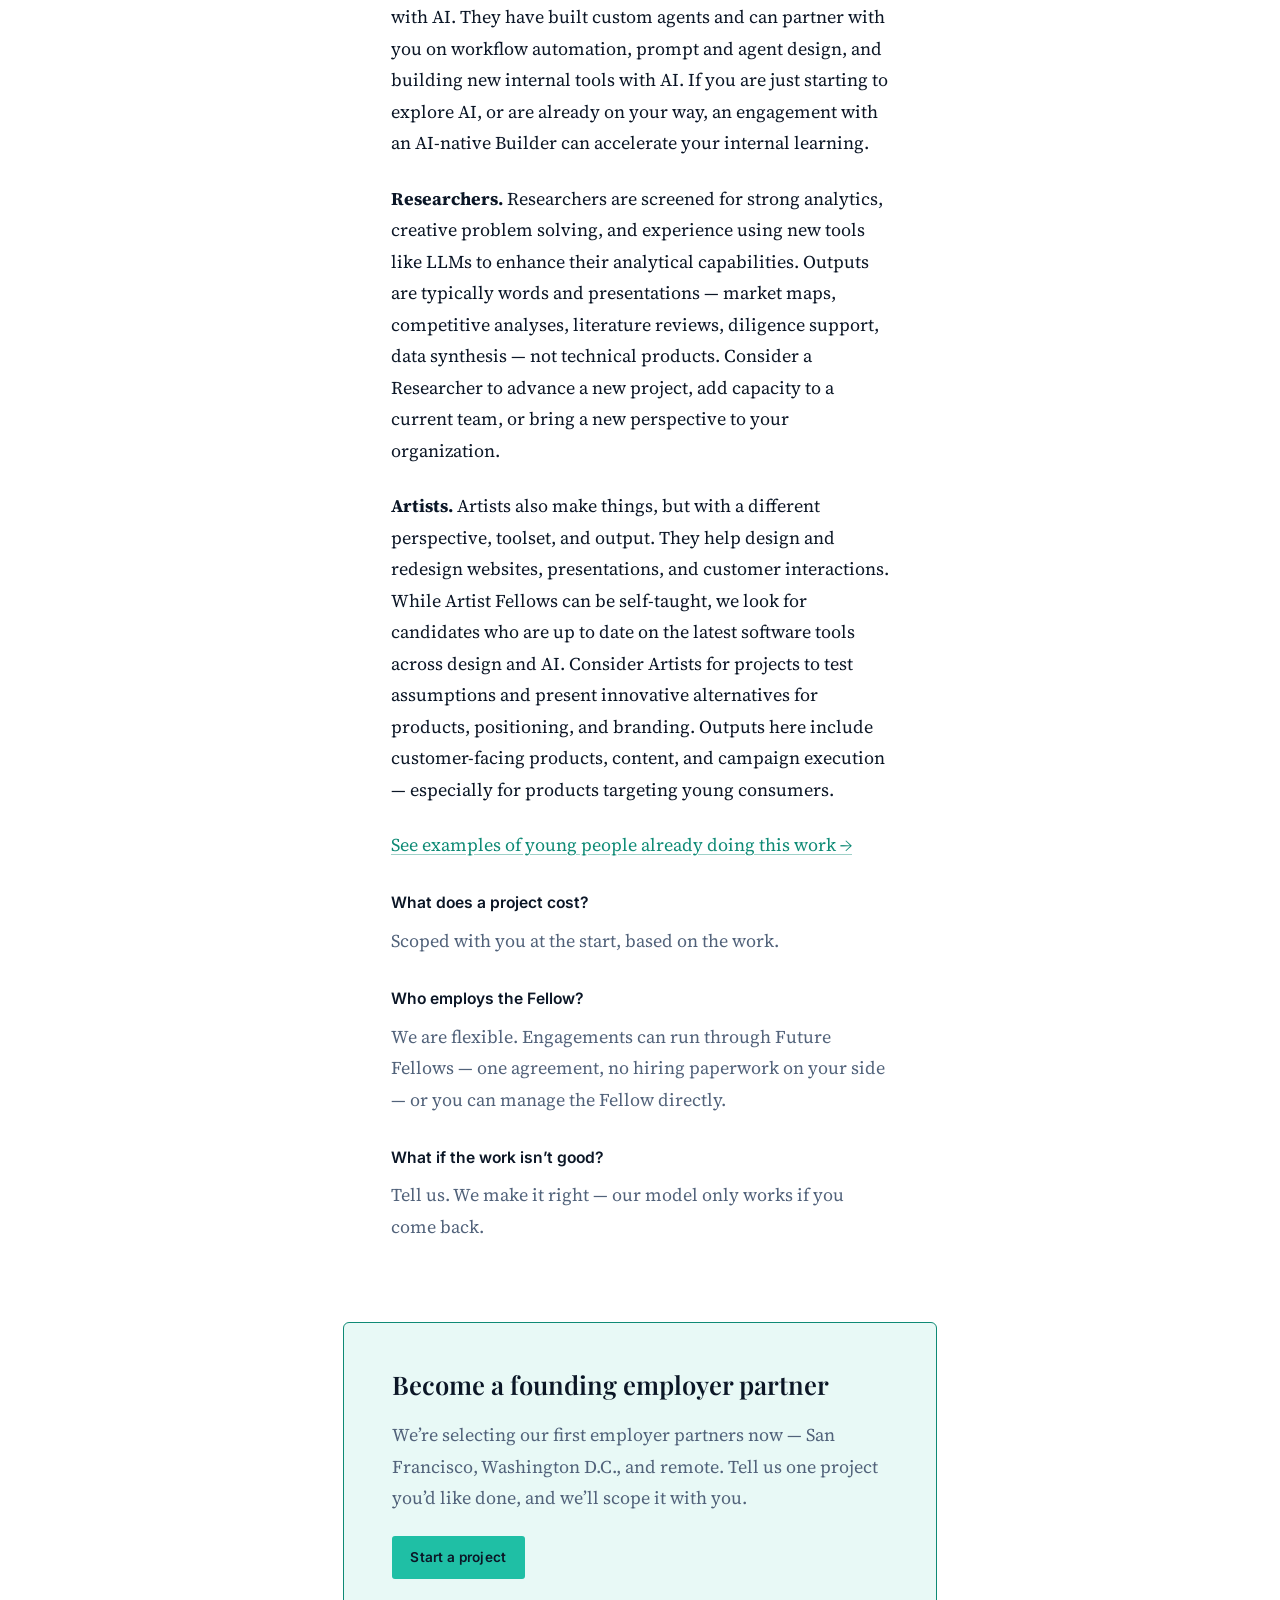
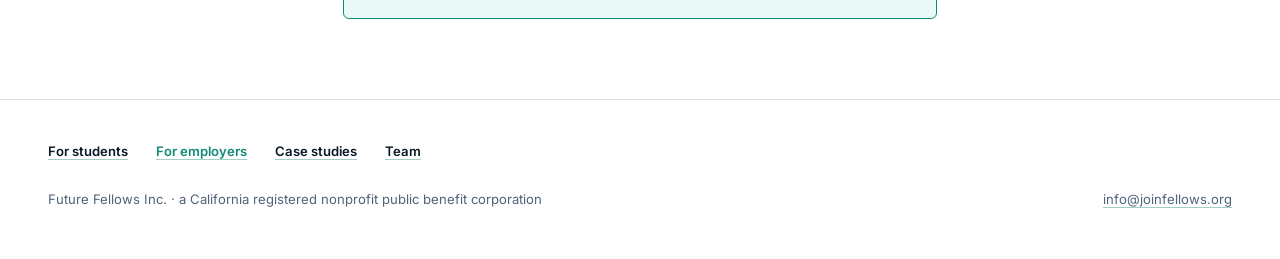
<file: employers.html>
<!DOCTYPE html>
<html lang="en">
<head>
<meta charset="UTF-8">
<meta name="viewport" content="width=device-width, initial-scale=1">
<title>For Employers — Future Fellows</title>
<meta name="description" content="Build your next-generation talent today. Builders, Researchers, and Artists, ages 16–22, on scoped projects — new skills, tools, and ideas without a long-term commitment.">
<link rel="preconnect" href="https://fonts.googleapis.com">
<link rel="preconnect" href="https://fonts.gstatic.com" crossorigin>
<link href="https://fonts.googleapis.com/css2?family=Playfair+Display:ital,wght@0,600;0,700;1,600&family=Source+Serif+4:ital,opsz,wght@0,8..60,400;0,8..60,600;1,8..60,400&family=Inter:wght@400;600&display=swap" rel="stylesheet">
<link rel="stylesheet" href="/style.css">
<link rel="icon" type="image/x-icon" href="/favicon.ico">
<link rel="icon" type="image/png" sizes="32x32" href="/favicon-32x32.png">
<link rel="icon" type="image/png" sizes="16x16" href="/favicon-16x16.png">
<link rel="apple-touch-icon" sizes="180x180" href="/apple-touch-icon.png">
</head>
<body>

<nav class="nav">
  <a class="wordmark" href="/">Future Fellows<span>.</span></a>
  <div class="nav-links">
    <a href="/students.html">For students</a>
    <a class="active" href="/employers.html">For employers</a>
    <a class="btn" href="#start">Start<span class="btn-tail"> a project</span></a>
  </div>
</nav>

<header class="page-hero fade-in">
  <p class="eyebrow">For employers</p>
  <h1>Build your next-generation talent today.</h1>
  <p class="dek">Fellows get work done, provide leadership opportunities for new teams and managers, and add new skills to your organization. A good deal, not a good deed.</p>
</header>

<main class="prose">

  <h2>The pitch</h2>
  <p>There is a pool of 16&ndash;22 year-olds who can genuinely do the work &mdash; research briefs, competitive analyses, content execution, AI workflow builds &mdash; and who are invisible to every hiring channel you use. We find them, vet them, and match them to a project you need done. If the work isn&rsquo;t good, you don&rsquo;t come back; we know that, and it disciplines everything we do.</p>

  <h2>How an engagement works</h2>
  <ol class="steps">
    <li><strong>Scope</strong><span>We define the project with you: deliverable and timeline. Thirty minutes of your time.</span></li>
    <li><strong>Match</strong><span>We select a vetted Fellow whose demonstrated work fits &mdash; and show you why. You make the decision to extend an offer or not.</span></li>
    <li><strong>Deliver</strong><span>The Fellow does the work with a clear check-in structure. Future Fellows stays engaged for quality and accountability.</span></li>
    <li><strong>Decide</strong><span>Keep the deliverable, run another project, or recruit the Fellow directly. The pipeline is yours.</span></li>
  </ol>

  <h2>Types of Fellows</h2>

  <p><strong>Builders.</strong> These young people have extensive experience with AI. They have built custom agents and can partner with you on workflow automation, prompt and agent design, and building new internal tools with AI. If you are just starting to explore AI, or are already on your way, an engagement with an AI-native Builder can accelerate your internal learning.</p>

  <p><strong>Researchers.</strong> Researchers are screened for strong analytics, creative problem solving, and experience using new tools like LLMs to enhance their analytical capabilities. Outputs are typically words and presentations &mdash; market maps, competitive analyses, literature reviews, diligence support, data synthesis &mdash; not technical products. Consider a Researcher to advance a new project, add capacity to a current team, or bring a new perspective to your organization.</p>

  <p><strong>Artists.</strong> Artists also make things, but with a different perspective, toolset, and output. They help design and redesign websites, presentations, and customer interactions. While Artist Fellows can be self-taught, we look for candidates who are up to date on the latest software tools across design and AI. Consider Artists for projects to test assumptions and present innovative alternatives for products, positioning, and branding. Outputs here include customer-facing products, content, and campaign execution &mdash; especially for products targeting young consumers.</p>

  <p><a href="/case-studies.html">See examples of young people already doing this work &rarr;</a></p>

  <dl class="faq">
    <dt>What does a project cost?</dt>
    <dd>Scoped with you at the start, based on the work.</dd>
    <dt>Who employs the Fellow?</dt>
    <dd>We are flexible. Engagements can run through Future Fellows &mdash; one agreement, no hiring paperwork on your side &mdash; or you can manage the Fellow directly.</dd>
    <dt>What if the work isn&rsquo;t good?</dt>
    <dd>Tell us. We make it right &mdash; our model only works if you come back.</dd>
  </dl>

</main>

<section class="cta-band" id="start">
  <h2>Become a founding employer partner</h2>
  <p>We&rsquo;re selecting our first employer partners now &mdash; San Francisco, Washington D.C., and remote. Tell us one project you&rsquo;d like done, and we&rsquo;ll scope it with you.</p>
  <a class="btn" href="/start.html">Start a project</a>
</section>

<footer>
  <nav class="footer-nav" aria-label="Secondary">
    <a href="/students.html">For students</a>
    <a class="active" href="/employers.html">For employers</a>
    <a href="/case-studies.html">Case studies</a>
    <a href="/team.html">Team</a>
  </nav>
  <div class="footer-meta">
    <div>Future Fellows Inc. &middot; a California registered nonprofit public benefit corporation</div>
    <div><a href="mailto:info@joinfellows.org">info@joinfellows.org</a></div>
  </div>
</footer>

</body>
</html>
</file>
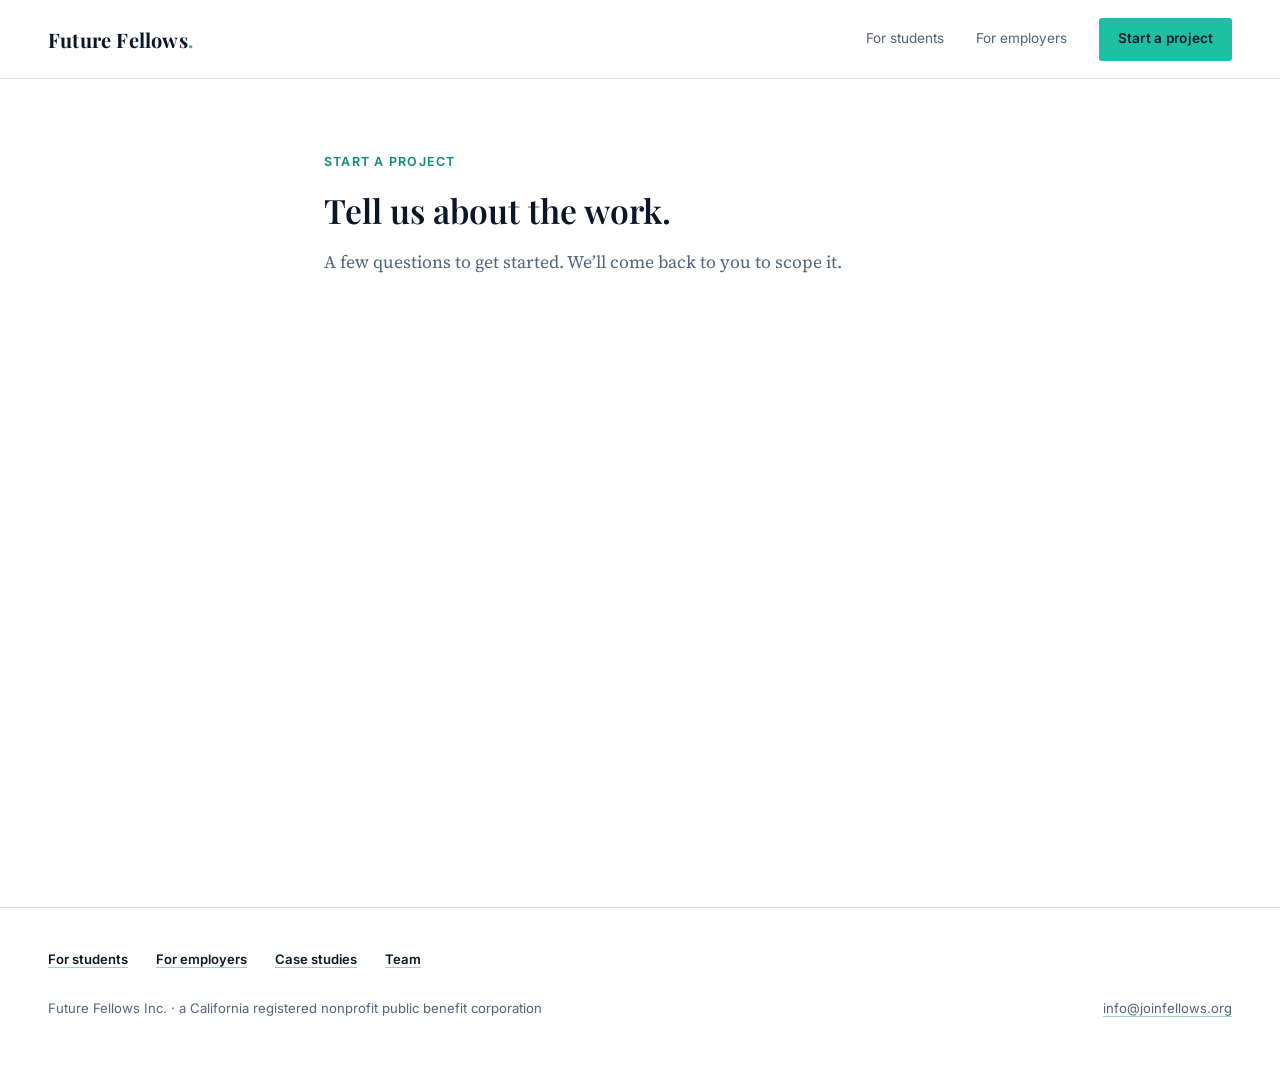
<file: start.html>
<!DOCTYPE html>
<html lang="en">
<head>
<meta charset="UTF-8">
<meta name="viewport" content="width=device-width, initial-scale=1">
<title>Start a project — Future Fellows</title>
<meta name="description" content="Tell us about one project you'd like done. We'll scope it with you and match a vetted Fellow.">
<link rel="preconnect" href="https://fonts.googleapis.com">
<link rel="preconnect" href="https://fonts.gstatic.com" crossorigin>
<link href="https://fonts.googleapis.com/css2?family=Playfair+Display:ital,wght@0,600;0,700;1,600&family=Source+Serif+4:ital,opsz,wght@0,8..60,400;0,8..60,600;1,8..60,400&family=Inter:wght@400;600&display=swap" rel="stylesheet">
<!-- Shared site stylesheet loaded FIRST so its :root, body, nav, footer, .btn,
     .eyebrow rules apply; page-specific styles below intentionally override
     only where needed. Do not redefine :root/body/.eyebrow/footer/.btn here —
     those are owned by /style.css for cross-page consistency. -->
<link rel="stylesheet" href="/style.css">
<link rel="icon" type="image/x-icon" href="/favicon.ico">
<link rel="icon" type="image/png" sizes="32x32" href="/favicon-32x32.png">
<link rel="icon" type="image/png" sizes="16x16" href="/favicon-16x16.png">
<link rel="apple-touch-icon" sizes="180x180" href="/apple-touch-icon.png">
<style>
/* Page-specific styles for the employer intake flow only. Shared tokens
   (colors, body type, nav, footer, .btn, .eyebrow) come from /style.css.
   Mirrors /apply.html so the two intake flows stay visually identical. */

.wrap {
  max-width: 680px;
  margin: 0 auto;
  padding: clamp(3rem, 8vh, 5rem) clamp(1.25rem, 4vw, 1.5rem) 5rem;
}

/* ---------- stage visibility: only the active stage is shown ---------- */
.stage { display: none; }
.stage.is-active { display: block; }

/* ---------- form stage ---------- */
.form-intro { margin-bottom: 2.5rem; }
.form-intro .eyebrow {
  font-family: "Inter", system-ui, sans-serif;
  font-size: 0.78rem;
  font-weight: 600;
  letter-spacing: 0.1em;
  text-transform: uppercase;
  color: var(--teal-text);
  margin-bottom: 1rem;
}
.form-intro h1 {
  font-family: "Playfair Display", Georgia, serif;
  font-weight: 600;
  font-size: 2.1rem;
  line-height: 1.25;
  margin-bottom: 1rem;
}
.form-intro p {
  font-size: 1.1rem;
  color: var(--muted);
}

/* Tally iframe: transparent + dynamic height come from the embed params;
   this just removes default iframe chrome and lets it span the column. */
iframe[data-tally-src] {
  width: 100%;
  border: 0;
  margin: 0;
}

/* Simple loading state shown until the Tally embed initializes. */
.form-loading {
  font-family: "Inter", system-ui, sans-serif;
  font-size: 0.9rem;
  color: var(--muted);
  padding: 2rem 0;
}

/* ---------- thank-you stage (.eyebrow + footer inherit from /style.css) ---------- */
h1 {
  font-family: "Playfair Display", Georgia, serif;
  font-weight: 600;
  font-size: 2.1rem;
  line-height: 1.25;
  margin-bottom: 1.5rem;
}
.lede {
  font-size: 1.15rem;
  color: var(--ink);
  margin-bottom: 2.5rem;
}
.section { margin-bottom: 2.75rem; }
.section h2 {
  font-family: "Playfair Display", Georgia, serif;
  font-weight: 600;
  font-size: 1.25rem;
  margin-bottom: 0.9rem;
}
.section p { font-size: 1.02rem; color: var(--ink); }
.section p + p { margin-top: 0.9rem; }
.next-steps {
  background: var(--bg-2);
  border: 1px solid var(--hairline);
  border-radius: 8px;
  padding: 1.6rem 1.7rem;
}
.next-steps ol { padding-left: 1.2rem; margin-top: 0.8rem; }
.next-steps li { margin-bottom: 0.6rem; }
.next-steps li:last-child { margin-bottom: 0; }
.contact-line {
  font-family: "Inter", system-ui, sans-serif;
  font-size: 0.95rem;
  color: var(--muted);
  margin-top: 1.1rem;
}
.contact-line a { font-weight: 600; }

/* Closing link out to case studies, foot of the thank-you stage. */
.see-work {
  border-top: 1px solid var(--hairline);
  padding-top: 2.5rem;
}
.see-work h2 {
  font-family: "Playfair Display", Georgia, serif;
  font-weight: 600;
  font-size: 1.25rem;
  margin-bottom: 0.6rem;
}
.see-work p {
  font-size: 1.02rem;
  color: var(--muted);
  margin-bottom: 1.4rem;
}
</style>
</head>
<body>

<nav class="nav">
  <a class="wordmark" href="/">Future Fellows<span>.</span></a>
  <div class="nav-links">
    <a href="/students.html">For students</a>
    <a href="/employers.html">For employers</a>
    <a class="btn" href="/start.html">Start<span class="btn-tail"> a project</span></a>
  </div>
</nav>

<div class="wrap">

  <!-- ============================================================= -->
  <!-- STAGE 1 — TALLY INTAKE FORM                                    -->
  <!-- ============================================================= -->
  <section class="stage is-active" id="stage-form" data-stage="form">
    <div class="form-intro">
      <div class="eyebrow">Start a project</div>
      <h1>Tell us about the work.</h1>
      <p>A few questions to get started. We&rsquo;ll come back to you to scope it.</p>
    </div>

    <div class="form-loading" id="form-loading">Loading the form&hellip;</div>

    <iframe
      data-tally-src="https://tally.so/embed/yPbe76?alignLeft=1&hideTitle=1&transparentBackground=1&dynamicHeight=1"
      loading="lazy"
      width="100%"
      height="500"
      frameborder="0"
      marginheight="0"
      marginwidth="0"
      title="Future Fellows employer project intake"
      id="tally-intake"></iframe>
  </section>

  <!-- ============================================================= -->
  <!-- STAGE 2 — THANK YOU                                            -->
  <!-- ============================================================= -->
  <section class="stage" id="stage-thankyou" data-stage="thankyou">

    <div class="eyebrow">Request received</div>
    <h1>Thank you.</h1>
    <p class="lede">We&rsquo;ve got your project and we&rsquo;ll be in touch shortly.</p>

    <div class="section next-steps">
      <h2>What happens next</h2>
      <ol>
        <li>We read what you sent and come back to you by email, usually within a few days.</li>
        <li>If it looks like a fit, we set up a short call to scope the deliverable and timeline. Thirty minutes of your time.</li>
        <li>We match a vetted Fellow whose demonstrated work fits, and show you why. You decide whether to go ahead.</li>
      </ol>
      <p class="contact-line">Questions in the meantime? Reach Rory directly at <a href="mailto:info@joinfellows.org">info@joinfellows.org</a>.</p>
    </div>

    <div class="see-work">
      <h2>In the meantime</h2>
      <p>Examples of young people already doing this kind of work.</p>
      <a class="btn btn-ghost" href="/case-studies.html">See case studies</a>
    </div>
  </section>

</div><!-- /.wrap -->

<!-- Shared site footer — constant chrome, shown across all stages.
     Markup and legal string match the other pages exactly. -->
<footer>
  <nav class="footer-nav" aria-label="Secondary">
    <a href="/students.html">For students</a>
    <a href="/employers.html">For employers</a>
    <a href="/case-studies.html">Case studies</a>
    <a href="/team.html">Team</a>
  </nav>
  <div class="footer-meta">
    <div>Future Fellows Inc. &middot; a California registered nonprofit public benefit corporation</div>
    <div><a href="mailto:info@joinfellows.org">info@joinfellows.org</a></div>
  </div>
</footer>

<!-- ================================================================= -->
<!-- STAGE CONTROLLER                                                   -->
<!-- ================================================================= -->
<script>
(function () {
  "use strict";

  var stages = {
    form:     document.getElementById("stage-form"),
    thankyou: document.getElementById("stage-thankyou")
  };

  function showStage(name) {
    Object.keys(stages).forEach(function (key) {
      stages[key].classList.toggle("is-active", key === name);
    });
    // Scroll to top so the new stage starts at the top of the viewport.
    window.scrollTo({ top: 0, behavior: "smooth" });
  }

  // IMPORTANT: Tally posts its events as a JSON *string*, not an object, so
  // normalize before inspecting. Treating e.data as an object silently misses
  // Tally.FormSubmitted and the visitor is left staring at Tally's own screen.
  function normalizeMessage(raw) {
    if (raw == null) return null;
    if (typeof raw === "object") return raw;
    if (typeof raw === "string") {
      var s = raw.trim();
      if (s.charAt(0) !== "{") return null;
      try { return JSON.parse(s); } catch (err) { return null; }
    }
    return null;
  }

  window.addEventListener("message", function (e) {
    var data = normalizeMessage(e && e.data);
    if (!data || typeof data !== "object") return;

    // Match defensively: the event field is normally "Tally.FormSubmitted",
    // but accept any event string ending in "FormSubmitted".
    var ev = data.event || (data.data && data.data.event) || "";
    if (typeof ev === "string" && /FormSubmitted$/.test(ev)) {
      showStage("thankyou");
    }
  });

  // ---- Tally embed loader (official snippet, adapted) -----------------
  (function loadTally() {
    var d = document,
        w = "https://tally.so/widgets/embed.js",
        v = function () {
          if (typeof Tally !== "undefined") {
            Tally.loadEmbeds();
          } else {
            d.querySelectorAll("iframe[data-tally-src]:not([src])").forEach(function (e) {
              e.src = e.dataset.tallySrc;
            });
          }
          var loading = d.getElementById("form-loading");
          if (loading) loading.style.display = "none";
        };
    if (typeof Tally !== "undefined") {
      v();
    } else if (d.querySelector('script[src="' + w + '"]') == null) {
      var s = d.createElement("script");
      s.src = w;
      s.onload = v;
      s.onerror = v;
      d.body.appendChild(s);
    }
  })();

})();
</script>

</body>
</html>
</file>
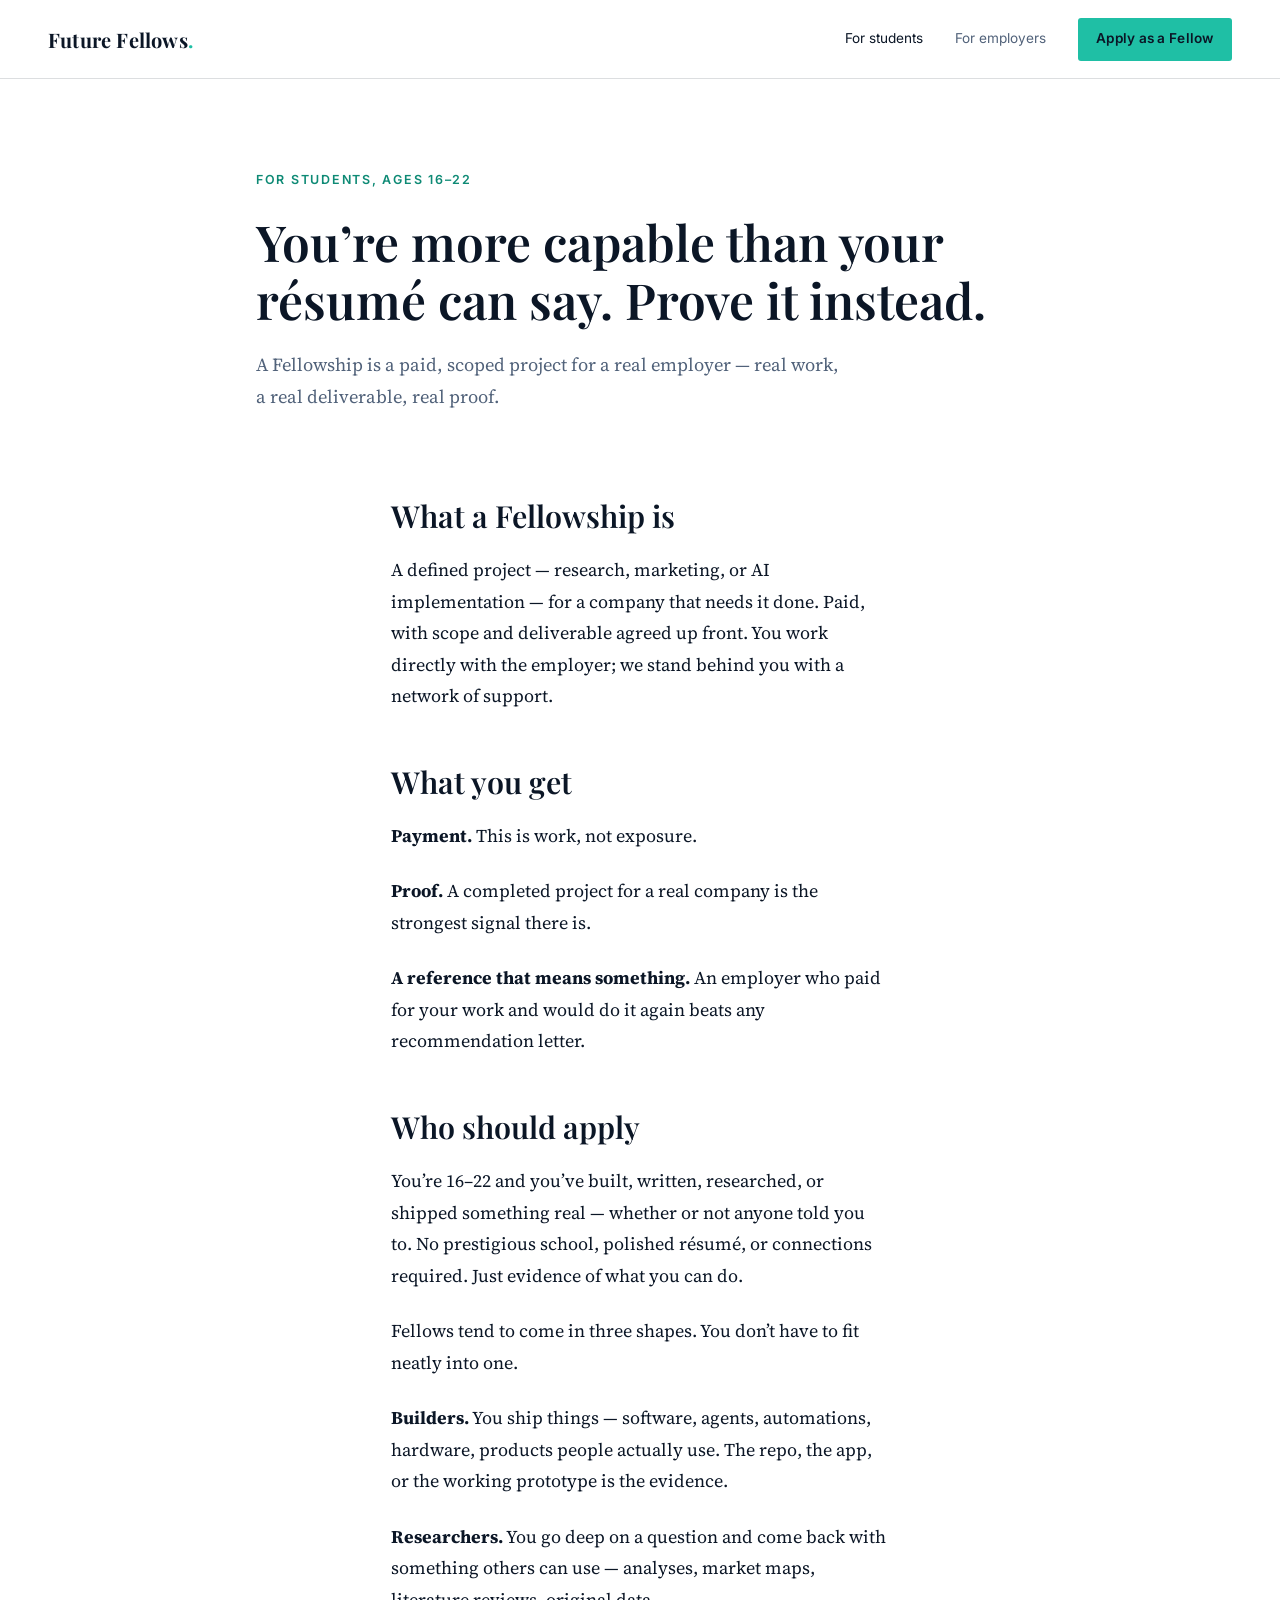
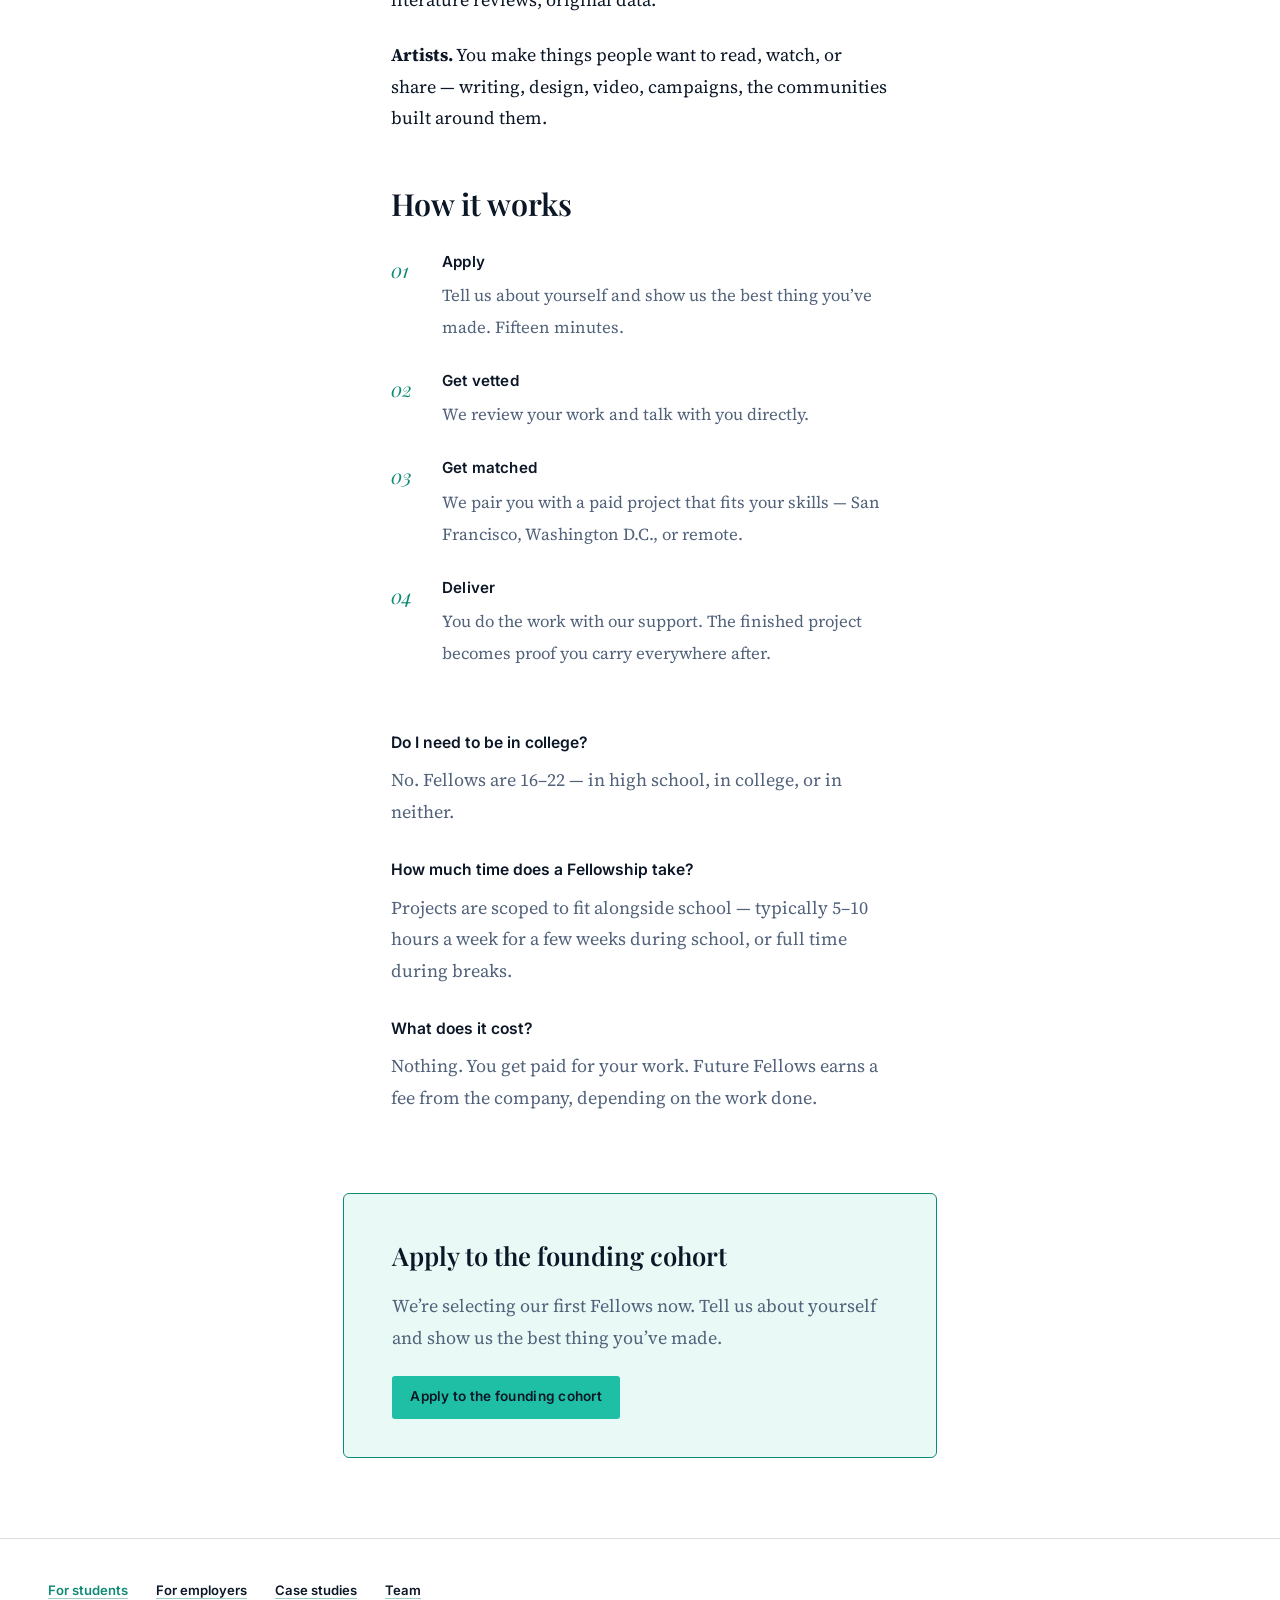
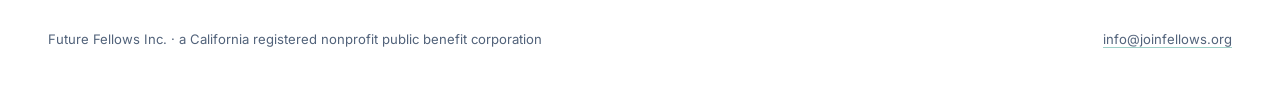
<file: students.html>
<!DOCTYPE html>
<html lang="en">
<head>
<meta charset="UTF-8">
<meta name="viewport" content="width=device-width, initial-scale=1">
<title>For Students — Future Fellows</title>
<meta name="description" content="Future Fellows places builders, researchers, and artists ages 16–22 in paid, scoped projects with real employers. Do real work, get paid, and build proof of what you can do.">
<link rel="preconnect" href="https://fonts.googleapis.com">
<link rel="preconnect" href="https://fonts.gstatic.com" crossorigin>
<link href="https://fonts.googleapis.com/css2?family=Playfair+Display:ital,wght@0,600;0,700;1,600&family=Source+Serif+4:ital,opsz,wght@0,8..60,400;0,8..60,600;1,8..60,400&family=Inter:wght@400;600&display=swap" rel="stylesheet">
<link rel="stylesheet" href="/style.css">
<link rel="icon" type="image/x-icon" href="/favicon.ico">
<link rel="icon" type="image/png" sizes="32x32" href="/favicon-32x32.png">
<link rel="icon" type="image/png" sizes="16x16" href="/favicon-16x16.png">
<link rel="apple-touch-icon" sizes="180x180" href="/apple-touch-icon.png">
</head>
<body>

<nav class="nav">
  <a class="wordmark" href="/">Future Fellows<span>.</span></a>
  <div class="nav-links">
    <a class="active" href="/students.html">For students</a>
    <a href="/employers.html">For employers</a>
    <a class="btn" href="#apply">Apply<span class="btn-tail"> as a Fellow</span></a>
  </div>
</nav>

<header class="page-hero fade-in">
  <p class="eyebrow">For students, ages 16&ndash;22</p>
  <h1>You&rsquo;re more capable than your r&eacute;sum&eacute; can say. Prove it instead.</h1>
  <p class="dek">A Fellowship is a paid, scoped project for a real employer &mdash; real work, a real deliverable, real proof.</p>
</header>

<main class="prose">

  <h2>What a Fellowship is</h2>
  <p>A defined project &mdash; research, marketing, or AI implementation &mdash; for a company that needs it done. Paid, with scope and deliverable agreed up front. You work directly with the employer; we stand behind you with a network of support.</p>

  <h2>What you get</h2>
  <p><strong>Payment.</strong> This is work, not exposure.</p>
  <p><strong>Proof.</strong> A completed project for a real company is the strongest signal there is.</p>
  <p><strong>A reference that means something.</strong> An employer who paid for your work and would do it again beats any recommendation letter.</p>

  <h2>Who should apply</h2>
  <p>You&rsquo;re 16&ndash;22 and you&rsquo;ve built, written, researched, or shipped something real &mdash; whether or not anyone told you to. No prestigious school, polished r&eacute;sum&eacute;, or connections required. Just evidence of what you can do.</p>

  <p>Fellows tend to come in three shapes. You don&rsquo;t have to fit neatly into one.</p>

  <p><strong>Builders.</strong> You ship things &mdash; software, agents, automations, hardware, products people actually use. The repo, the app, or the working prototype is the evidence.</p>
  <p><strong>Researchers.</strong> You go deep on a question and come back with something others can use &mdash; analyses, market maps, literature reviews, original data.</p>
  <p><strong>Artists.</strong> You make things people want to read, watch, or share &mdash; writing, design, video, campaigns, the communities built around them.</p>

  <h2>How it works</h2>
  <ol class="steps">
    <li><strong>Apply</strong><span>Tell us about yourself and show us the best thing you&rsquo;ve made. Fifteen minutes.</span></li>
    <li><strong>Get vetted</strong><span>We review your work and talk with you directly.</span></li>
    <li><strong>Get matched</strong><span>We pair you with a paid project that fits your skills &mdash; San Francisco, Washington D.C., or remote.</span></li>
    <li><strong>Deliver</strong><span>You do the work with our support. The finished project becomes proof you carry everywhere after.</span></li>
  </ol>

  <dl class="faq">
    <dt>Do I need to be in college?</dt>
    <dd>No. Fellows are 16&ndash;22 &mdash; in high school, in college, or in neither.</dd>
    <dt>How much time does a Fellowship take?</dt>
    <dd>Projects are scoped to fit alongside school &mdash; typically 5&ndash;10 hours a week for a few weeks during school, or full time during breaks.</dd>
    <dt>What does it cost?</dt>
    <dd>Nothing. You get paid for your work. Future Fellows earns a fee from the company, depending on the work done.</dd>
  </dl>

</main>

<section class="cta-band" id="apply">
  <h2>Apply to the founding cohort</h2>
  <p>We&rsquo;re selecting our first Fellows now. Tell us about yourself and show us the best thing you&rsquo;ve made.</p>
  <a class="btn" href="/apply.html">Apply to the founding cohort</a>
</section>

<footer>
  <nav class="footer-nav" aria-label="Secondary">
    <a class="active" href="/students.html">For students</a>
    <a href="/employers.html">For employers</a>
    <a href="/case-studies.html">Case studies</a>
    <a href="/team.html">Team</a>
  </nav>
  <div class="footer-meta">
    <div>Future Fellows Inc. &middot; a California registered nonprofit public benefit corporation</div>
    <div><a href="mailto:info@joinfellows.org">info@joinfellows.org</a></div>
  </div>
</footer>

</body>
</html>
</file>
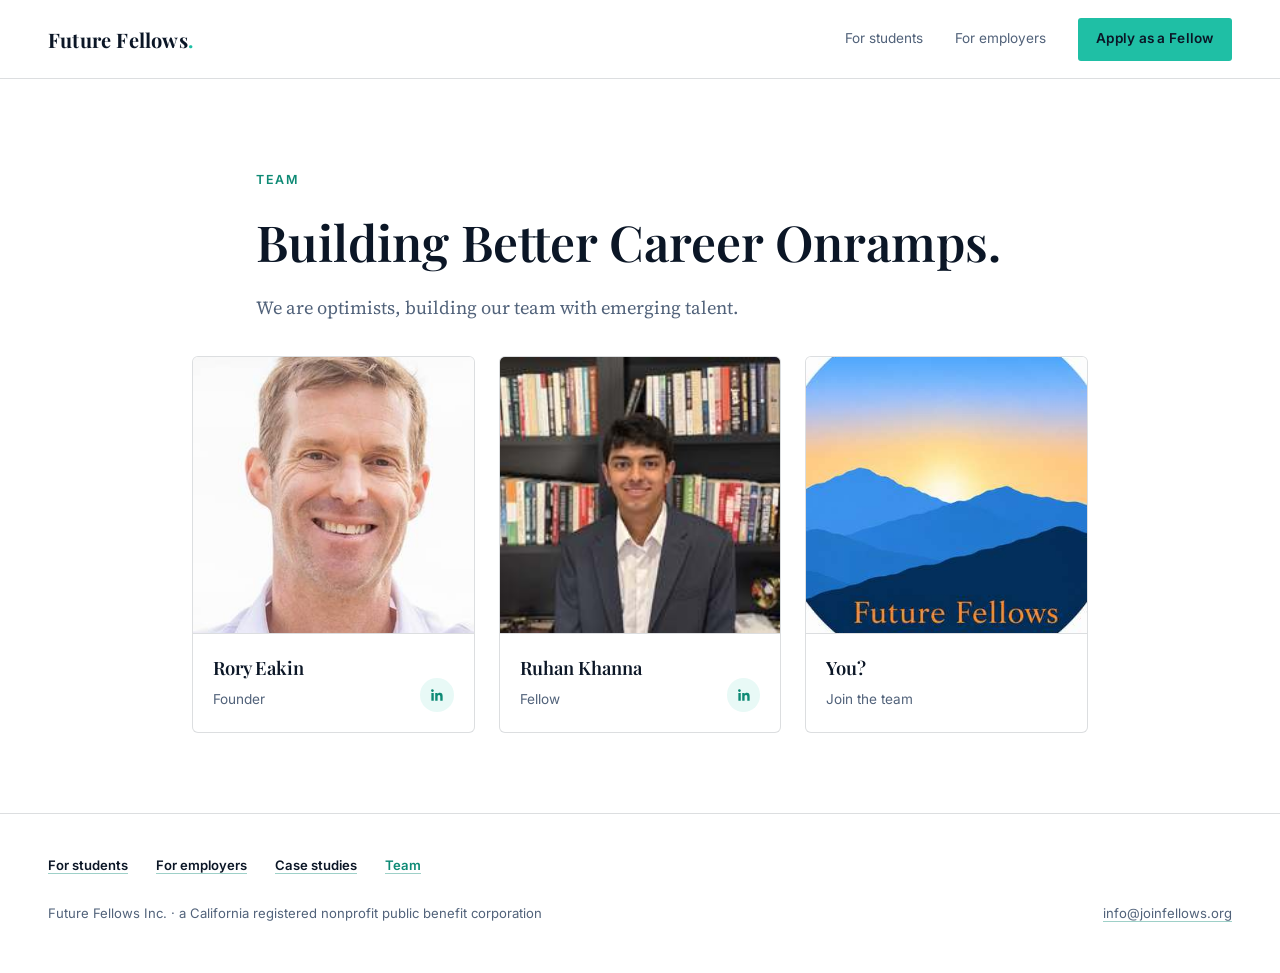
<file: team.html>
<!DOCTYPE html>
<html lang="en">
<head>
<meta charset="UTF-8">
<meta name="viewport" content="width=device-width, initial-scale=1">
<title>Team — Future Fellows</title>
<meta name="description" content="The people building Future Fellows.">
<link rel="preconnect" href="https://fonts.googleapis.com">
<link rel="preconnect" href="https://fonts.gstatic.com" crossorigin>
<link href="https://fonts.googleapis.com/css2?family=Playfair+Display:ital,wght@0,600;0,700;1,600&family=Source+Serif+4:ital,opsz,wght@0,8..60,400;0,8..60,600;1,8..60,400&family=Inter:wght@400;600&display=swap" rel="stylesheet">
<link rel="stylesheet" href="/style.css">
<link rel="icon" type="image/x-icon" href="/favicon.ico">
<link rel="icon" type="image/png" sizes="32x32" href="/favicon-32x32.png">
<link rel="icon" type="image/png" sizes="16x16" href="/favicon-16x16.png">
<link rel="apple-touch-icon" sizes="180x180" href="/apple-touch-icon.png">
<script src="/team-data.js"></script>
</head>
<body>

<nav class="nav">
  <a class="wordmark" href="/">Future Fellows<span>.</span></a>
  <div class="nav-links">
    <a href="/students.html">For students</a>
    <a href="/employers.html">For employers</a>
    <a class="btn" href="/students.html">Apply<span class="btn-tail"> as a Fellow</span></a>
  </div>
</nav>

<header class="page-hero fade-in">
  <p class="eyebrow">Team</p>
  <h1>Building Better Career Onramps.</h1>
  <p class="dek">We are optimists, building our team with emerging talent.</p>
</header>

<section class="cs-grid" id="team-grid" aria-label="Team"></section>

<footer>
  <nav class="footer-nav" aria-label="Secondary">
    <a href="/students.html">For students</a>
    <a href="/employers.html">For employers</a>
    <a href="/case-studies.html">Case studies</a>
    <a class="active" href="/team.html">Team</a>
  </nav>
  <div class="footer-meta">
    <div>Future Fellows Inc. &middot; a California registered nonprofit public benefit corporation</div>
    <div><a href="mailto:info@joinfellows.org">info@joinfellows.org</a></div>
  </div>
</footer>

<script>
  // Real entries live in /team-data.js (loaded above). Consistent with
  // case-studies.html's pattern — add an id here if a future entry isn't
  // ready to be treated as final.
  const PLACEHOLDER_IDS = new Set([]);
  const BIO_PENDING_IDS = new Set([]);

  function initials(name) {
    return name.trim().split(/\s+/).map(p => p[0] || "").join("").slice(0, 2).toUpperCase();
  }

  const linkedinIcon = `<svg viewBox="0 0 24 24" fill="currentColor" aria-hidden="true"><path d="M20.45 20.45h-3.56v-5.57c0-1.33-.02-3.04-1.85-3.04-1.86 0-2.14 1.45-2.14 2.94v5.67H9.34V9h3.42v1.56h.05c.48-.9 1.64-1.85 3.38-1.85 3.6 0 4.27 2.37 4.27 5.46v6.28zM5.34 7.43a2.07 2.07 0 1 1 0-4.13 2.07 2.07 0 0 1 0 4.13zM7.12 20.45H3.55V9h3.57v11.45z"/></svg>`;

  const isTouch = window.matchMedia("(hover: none)").matches;
  const grid = document.getElementById("team-grid");
  grid.dataset.count = String(Math.min(TEAM.length, 3));

  TEAM.forEach(entry => {
    const card = document.createElement("div");
    card.className = "cs-card";
    card.tabIndex = 0;
    card.setAttribute("role", "group");
    card.setAttribute("aria-label", `${entry.name} — ${entry.role}`);

    const flagLabel = PLACEHOLDER_IDS.has(entry.id) ? "Sample data"
      : BIO_PENDING_IDS.has(entry.id) ? "Bio pending"
      : null;
    const photoInner = entry.photo
      ? `<img src="${entry.photo}" alt="" onerror="this.parentElement.textContent='${initials(entry.name)}';">`
      : initials(entry.name);
    const linkedinInner = entry.linkedin_url
      ? `<a class="cs-linkedin" href="${entry.linkedin_url}" target="_blank" rel="noopener" aria-label="${entry.name} on LinkedIn">${linkedinIcon}</a>`
      : "";

    card.innerHTML = `
      <div class="cs-card-inner">
        <div class="cs-face cs-face-front">
          ${flagLabel ? `<span class="cs-sample-flag">${flagLabel}</span>` : ""}
          <div class="cs-photo">${photoInner}</div>
          <div class="cs-front-body">
            <div>
              <h3>${entry.name}</h3>
              <p>${entry.role}</p>
            </div>
            ${linkedinInner}
          </div>
        </div>
        <div class="cs-face cs-face-back">
          <div class="cs-back-body">
            <p class="cs-back-name">${entry.name}</p>
            <p class="cs-short">${entry.bio}</p>
          </div>
        </div>
      </div>
    `;

    // LinkedIn link: never let it double as the tap-to-flip toggle underneath it.
    // (Some entries, like the "You?" card, have no LinkedIn link by design.)
    const linkedinEl = card.querySelector(".cs-linkedin");
    if (linkedinEl) linkedinEl.addEventListener("click", e => e.stopPropagation());

    // Touch fallback: tap anywhere else on the card toggles the flip (no :hover on touch).
    if (isTouch) {
      card.addEventListener("click", () => card.classList.toggle("is-flipped"));
    }

    // Keyboard: Enter/Space on the card itself (not its inner controls) toggles flip.
    card.addEventListener("keydown", e => {
      if (e.target !== card) return;
      if (e.key === "Enter" || e.key === " ") {
        e.preventDefault();
        card.classList.toggle("is-flipped");
      }
    });

    grid.appendChild(card);
  });
</script>

</body>
</html>
</file>
<file: style.css>
/* Future Fellows — joinfellows.org
   Palette: white ground, navy ink, teal accent.
   Type: Playfair Display (display) / Source Serif 4 (body) / Inter (utility) */

:root {
  --bg: #FFFFFF;
  --bg-2: #F3F7F9;
  --ink: #0B1626;
  --muted: #51627A;
  --teal: #1FBFA5;
  --teal-text: #0E8A75;
  --teal-soft: rgba(31, 191, 165, 0.10);
  --hairline: rgba(11, 22, 38, 0.14);
  --measure: 66ch;
}

* { margin: 0; padding: 0; box-sizing: border-box; }

html { scroll-behavior: smooth; }

body {
  background: var(--bg);
  color: var(--ink);
  font-family: "Source Serif 4", Georgia, serif;
  font-size: 1.125rem;
  line-height: 1.75;
  -webkit-font-smoothing: antialiased;
}

::selection { background: var(--teal); color: var(--ink); }

a { color: var(--teal-text); text-decoration-color: rgba(14,138,117,.4); text-underline-offset: 3px; }
a:hover { text-decoration-color: var(--teal-text); }
a:focus-visible, button:focus-visible {
  outline: 2px solid var(--teal-text);
  outline-offset: 3px;
  border-radius: 2px;
}

/* ---------- Nav ---------- */

.nav {
  position: sticky;
  top: 0;
  z-index: 10;
  display: flex;
  align-items: center;
  justify-content: space-between;
  padding: 1.1rem clamp(1.25rem, 4vw, 3rem);
  background: rgba(255, 255, 255, 0.88);
  backdrop-filter: blur(8px);
  border-bottom: 1px solid var(--hairline);
}

.wordmark {
  font-family: "Playfair Display", Georgia, serif;
  font-weight: 700;
  font-size: 1.25rem;
  color: var(--ink);
  text-decoration: none;
  letter-spacing: 0.01em;
}
.wordmark span { color: var(--teal); }

.nav-links {
  display: flex;
  align-items: center;
  gap: clamp(1rem, 3vw, 2rem);
  font-family: "Inter", system-ui, sans-serif;
  font-size: 0.85rem;
}
.nav-links a { color: var(--muted); text-decoration: none; }
.nav-links a:hover { color: var(--ink); }
.nav-links a.active { color: var(--ink); }

.btn {
  display: inline-block;
  font-family: "Inter", system-ui, sans-serif;
  font-size: 0.85rem;
  font-weight: 600;
  letter-spacing: 0.02em;
  color: var(--ink) !important;
  background: var(--teal);
  padding: 0.6rem 1.15rem;
  border-radius: 3px;
  text-decoration: none;
  transition: background 140ms ease;
}
.btn:hover { background: #2bd6ba; }

.btn-ghost {
  background: transparent;
  color: var(--teal-text) !important;
  border: 1px solid var(--teal-text);
}
.btn-ghost:hover { background: var(--teal-soft); }

/* ---------- Hero ---------- */

.hero {
  max-width: 54rem;
  margin: 0 auto;
  padding: clamp(5rem, 12vh, 9rem) clamp(1.25rem, 4vw, 3rem) clamp(3rem, 7vh, 5rem);
  text-align: left;
}

.eyebrow {
  font-family: "Inter", system-ui, sans-serif;
  font-size: 0.78rem;
  font-weight: 600;
  letter-spacing: 0.14em;
  text-transform: uppercase;
  color: var(--teal-text);
  margin-bottom: 1.4rem;
}

.hero h1 {
  font-family: "Playfair Display", Georgia, serif;
  font-weight: 600;
  font-size: clamp(2.2rem, 5.5vw, 3.9rem);
  line-height: 1.14;
  letter-spacing: -0.01em;
}

.hero h1 em {
  font-style: italic;
  color: var(--teal-text);
}

.hero .dek {
  margin-top: 1.6rem;
  max-width: var(--measure);
  color: var(--muted);
  font-size: 1.2rem;
}

.hero .cta-row { margin-top: 2.4rem; display: flex; gap: 0.9rem; flex-wrap: wrap; }

/* ---------- Letter / prose ---------- */

.prose {
  max-width: var(--measure);
  margin: 0 auto;
  padding: 0 clamp(1.25rem, 4vw, 3rem) 4rem;
}

.prose p { margin-bottom: 1.5rem; }

.prose h2 {
  font-family: "Playfair Display", Georgia, serif;
  font-weight: 600;
  font-size: clamp(1.5rem, 3vw, 1.9rem);
  line-height: 1.25;
  margin: 3.2rem 0 1.2rem;
}

.prose h3 {
  font-family: "Inter", system-ui, sans-serif;
  font-size: 0.82rem;
  font-weight: 600;
  letter-spacing: 0.12em;
  text-transform: uppercase;
  color: var(--teal-text);
  margin: 2.6rem 0 0.9rem;
}

.rule {
  max-width: var(--measure);
  margin: 3.5rem auto;
  border: 0;
  border-top: 1px solid var(--hairline);
}

/* Signature */

.signature {
  margin-top: 3rem;
}
.signature .sig-name {
  font-family: "Playfair Display", Georgia, serif;
  font-style: italic;
  font-size: 1.7rem;
  color: var(--ink);
}
.signature .sig-role {
  font-family: "Inter", system-ui, sans-serif;
  font-size: 0.85rem;
  color: var(--muted);
  margin-top: 0.4rem;
}

/* ---------- Two-audience split ---------- */

.split {
  max-width: 62rem;
  margin: 0 auto;
  padding: 0 clamp(1.25rem, 4vw, 3rem) 5rem;
  display: grid;
  grid-template-columns: 1fr 1fr;
  gap: 1.5rem;
}

.split .panel {
  background: var(--bg-2);
  border: 1px solid var(--hairline);
  border-radius: 6px;
  padding: 2.2rem 2rem;
  display: flex;
  flex-direction: column;
}

.split .panel h2 {
  font-family: "Playfair Display", Georgia, serif;
  font-weight: 600;
  font-size: 1.55rem;
  margin: 0.6rem 0 0.9rem;
}

.split .panel p { color: var(--muted); margin-bottom: 1.6rem; flex-grow: 1; }

@media (max-width: 720px) {
  .split { grid-template-columns: 1fr; }
}

/* Small screens: the top nav keeps identity + the page's primary CTA only.
   The secondary links live in the footer on every page, so nothing is
   stranded -- and the nav is sticky, so every row it saves is screen the
   reader keeps for the whole page. */
@media (max-width: 640px) {
  .nav-links a:not(.btn) { display: none; }
}

/* Below ~360px (older iPhone SE, folded Galaxy) the wordmark and a full-length
   CTA still don't fit on one row. Shorten the label rather than shrinking the
   button -- the tap target stays full size. */
@media (max-width: 379px) {
  .nav { padding-left: 1rem; padding-right: 1rem; }
  .nav-links .btn-tail { display: none; }
}

/* ---------- Detail pages ---------- */

.page-hero {
  max-width: 54rem;
  margin: 0 auto;
  padding: clamp(4rem, 10vh, 7rem) clamp(1.25rem, 4vw, 3rem) 2rem;
}
.page-hero h1 {
  font-family: "Playfair Display", Georgia, serif;
  font-weight: 600;
  font-size: clamp(2rem, 4.5vw, 3.1rem);
  line-height: 1.16;
}
.page-hero .dek { margin-top: 1.3rem; max-width: var(--measure); color: var(--muted); font-size: 1.15rem; }

.steps { list-style: none; margin: 1.6rem 0 2.2rem; counter-reset: step; }
.steps li {
  counter-increment: step;
  position: relative;
  padding: 0 0 1.6rem 3.2rem;
}
.steps li::before {
  content: counter(step, decimal-leading-zero);
  position: absolute;
  left: 0;
  top: 0.15em;
  font-family: "Playfair Display", Georgia, serif;
  font-style: italic;
  font-size: 1.25rem;
  color: var(--teal-text);
}
.steps li strong { display: block; font-family: "Inter", system-ui, sans-serif; font-size: 0.95rem; font-weight: 600; letter-spacing: 0.01em; margin-bottom: 0.25rem; }
.steps li span { color: var(--muted); font-size: 1.05rem; }

.faq dt {
  font-family: "Inter", system-ui, sans-serif;
  font-weight: 600;
  font-size: 0.98rem;
  margin-top: 1.8rem;
}
.faq dd { color: var(--muted); margin-top: 0.5rem; }

.cta-band {
  max-width: var(--measure);
  margin: 1rem auto 5rem;
  padding: 2.4rem clamp(1.25rem, 4vw, 3rem);
  border: 1px solid var(--teal-text);
  border-radius: 6px;
  background: var(--teal-soft);
}
.cta-band h2 {
  font-family: "Playfair Display", Georgia, serif;
  font-weight: 600;
  font-size: 1.6rem;
  margin-bottom: 0.8rem;
}
.cta-band p { color: var(--muted); margin-bottom: 1.4rem; }

/* ---------- Footer ---------- */

footer {
  border-top: 1px solid var(--hairline);
  padding: 2.5rem clamp(1.25rem, 4vw, 3rem) 3rem;
  font-family: "Inter", system-ui, sans-serif;
  font-size: 0.82rem;
  color: var(--muted);
  display: flex;
  flex-direction: column;
  gap: 1.6rem;
}
footer a { color: var(--muted); }
footer a:hover { color: var(--ink); }

.footer-nav {
  display: flex;
  flex-wrap: wrap;
  gap: 0.4rem 1.75rem;
}
.footer-nav a {
  color: var(--ink);
  font-weight: 600;
}
.footer-nav a:hover { color: var(--teal-text); }
.footer-nav a.active { color: var(--teal-text); }

.footer-meta {
  display: flex;
  justify-content: space-between;
  gap: 1.5rem;
  flex-wrap: wrap;
}

/* ---------- Case studies ---------- */

.cs-grid {
  max-width: 62rem;
  margin: 0 auto;
  padding: 0 clamp(1.25rem, 4vw, 3rem) 5rem;
  display: grid;
  grid-template-columns: repeat(auto-fill, minmax(280px, 1fr));
  gap: 1.5rem;
}
@media (min-width: 900px) {
  .cs-grid { grid-template-columns: repeat(3, 1fr); }
  /* Keep a short set from sitting orphaned against the left edge of a 3-up grid. */
  .cs-grid[data-count="1"] { grid-template-columns: minmax(0, 300px); justify-content: center; }
  .cs-grid[data-count="2"] { grid-template-columns: repeat(2, minmax(0, 300px)); justify-content: center; }
}

.cs-card {
  position: relative;
  perspective: 1600px;
  aspect-ratio: 3 / 4;
}
.cs-card-inner {
  position: relative;
  width: 100%;
  height: 100%;
  transform-style: preserve-3d;
  transition: transform 550ms ease;
  border-radius: 6px;
}
.cs-card:focus-visible { outline: none; }
.cs-card:focus-visible .cs-card-inner { outline: 2px solid var(--teal-text); outline-offset: 3px; }

@media (hover: hover) and (pointer: fine) {
  .cs-card:hover .cs-card-inner,
  .cs-card:focus-within .cs-card-inner {
    transition-delay: 760ms;
    transform: rotateY(180deg);
  }
}
.cs-card.is-flipped .cs-card-inner { transform: rotateY(180deg); }

.cs-face {
  position: absolute;
  inset: 0;
  backface-visibility: hidden;
  border: 1px solid var(--hairline);
  border-radius: 6px;
  overflow: hidden;
  display: flex;
  flex-direction: column;
  background: var(--bg);
}
.cs-face-back {
  transform: rotateY(180deg);
  background: var(--ink);
  border-color: var(--ink);
  color: var(--bg);
}

.cs-photo {
  flex: 1 1 auto;
  min-height: 0;
  display: flex;
  align-items: center;
  justify-content: center;
  background: var(--bg-2);
  color: var(--teal-text);
  font-family: "Playfair Display", Georgia, serif;
  font-weight: 600;
  font-size: 2.6rem;
}
.cs-photo img { width: 100%; height: 100%; object-fit: cover; }

.cs-front-body {
  flex: 0 0 auto;
  padding: 1.1rem 1.25rem 1.25rem;
  display: flex;
  align-items: flex-end;
  justify-content: space-between;
  gap: 0.75rem;
  border-top: 1px solid var(--hairline);
}
.cs-front-body h3 {
  font-family: "Playfair Display", Georgia, serif;
  font-weight: 600;
  font-size: 1.15rem;
  margin: 0 0 0.25rem;
}
.cs-front-body p {
  font-family: "Inter", system-ui, sans-serif;
  font-size: 0.85rem;
  color: var(--muted);
  margin: 0;
}

.cs-linkedin {
  flex: 0 0 auto;
  width: 2.1rem;
  height: 2.1rem;
  border-radius: 50%;
  display: flex;
  align-items: center;
  justify-content: center;
  background: var(--teal-soft);
  color: var(--teal-text);
  transition: background 140ms ease, color 140ms ease;
}
.cs-linkedin:hover { background: var(--teal); color: var(--ink); }
.cs-linkedin svg { width: 1rem; height: 1rem; }

.cs-back-body {
  flex: 1 1 auto;
  min-height: 0;
  padding: 1.6rem 1.4rem 1.3rem;
  display: flex;
  flex-direction: column;
}
.cs-back-body .cs-back-name {
  font-family: "Inter", system-ui, sans-serif;
  font-size: 0.75rem;
  font-weight: 600;
  letter-spacing: 0.12em;
  text-transform: uppercase;
  color: var(--teal);
  margin: 0 0 0.75rem;
}
.cs-back-body p.cs-short {
  font-family: "Source Serif 4", Georgia, serif;
  font-size: 1rem;
  line-height: 1.55;
  color: rgba(255, 255, 255, 0.92);
  margin: 0;
  flex: 1 1 auto;
  min-height: 0;
  overflow-y: auto;
}
.cs-readmore {
  margin-top: 1rem;
  align-self: flex-start;
  background: none;
  border: none;
  padding: 0;
  font-family: "Inter", system-ui, sans-serif;
  font-weight: 600;
  font-size: 0.82rem;
  color: var(--teal);
  cursor: pointer;
  display: inline-flex;
  align-items: center;
  gap: 0.4rem;
}
.cs-readmore:hover { color: #fff; }
.cs-readmore svg { width: 0.85rem; height: 0.85rem; transition: transform 140ms ease; }
.cs-readmore:hover svg { transform: translateX(3px); }

/* Case study "read more" modal */
.cs-modal-overlay {
  position: fixed;
  inset: 0;
  background: rgba(11, 22, 38, 0.5);
  display: flex;
  align-items: center;
  justify-content: center;
  padding: 1.5rem;
  z-index: 20;
  opacity: 0;
  pointer-events: none;
  transition: opacity 180ms ease;
}
.cs-modal-overlay.is-open { opacity: 1; pointer-events: auto; }
.cs-modal {
  background: var(--bg);
  border: 1px solid var(--hairline);
  border-radius: 6px;
  max-width: 34rem;
  width: 100%;
  max-height: 82vh;
  overflow-y: auto;
  padding: 2.4rem 2.4rem 2.1rem;
  position: relative;
}
.cs-modal-disclosure {
  margin: 1.6rem 0 0;
  padding-top: 1.1rem;
  border-top: 1px solid var(--hairline);
  font-family: "Inter", system-ui, sans-serif;
  font-size: 0.78rem;
  line-height: 1.5;
  color: var(--muted);
}

.cs-modal-close {
  position: absolute;
  top: 1rem;
  right: 1rem;
  width: 2rem;
  height: 2rem;
  border-radius: 50%;
  border: none;
  background: var(--teal-soft);
  color: var(--ink);
  font-size: 1rem;
  cursor: pointer;
  display: flex;
  align-items: center;
  justify-content: center;
}
.cs-modal-close:hover { background: var(--teal); }
.cs-modal .eyebrow { margin-bottom: 0.5rem; }
.cs-modal h2 {
  font-family: "Playfair Display", Georgia, serif;
  font-weight: 600;
  font-size: 1.6rem;
  margin: 0 0 1.1rem;
}
.cs-modal p {
  font-size: 1.05rem;
  margin-bottom: 0.9rem;
}
.cs-modal p:last-child { margin-bottom: 0; }

.cs-checkpoint-note {
  max-width: 62rem;
  margin: 0 auto;
  padding: 0 clamp(1.25rem, 4vw, 3rem) 1rem;
}
.cs-checkpoint-note p {
  font-family: "Inter", system-ui, sans-serif;
  font-size: 0.8rem;
  color: var(--muted);
  border: 1px dashed var(--hairline);
  border-radius: 6px;
  padding: 0.75rem 1rem;
}

.cs-source-flag {
  background: var(--teal-soft);
  border-color: transparent;
}

.cs-sample-flag {
  position: absolute;
  top: 0.75rem;
  left: 0.75rem;
  z-index: 2;
  background: rgba(255, 255, 255, 0.92);
  border: 1px solid var(--hairline);
  color: var(--teal-text);
  font-family: "Inter", system-ui, sans-serif;
  font-weight: 600;
  font-size: 0.65rem;
  letter-spacing: 0.08em;
  text-transform: uppercase;
  padding: 0.25rem 0.55rem;
  border-radius: 100px;
}

/* ---------- Motion ---------- */

.fade-in { animation: fadeUp 700ms ease both; }
@keyframes fadeUp {
  from { opacity: 0; transform: translateY(10px); }
  to { opacity: 1; transform: none; }
}
@media (prefers-reduced-motion: reduce) {
  html { scroll-behavior: auto; }
  .fade-in { animation: none; }
}
</file>
